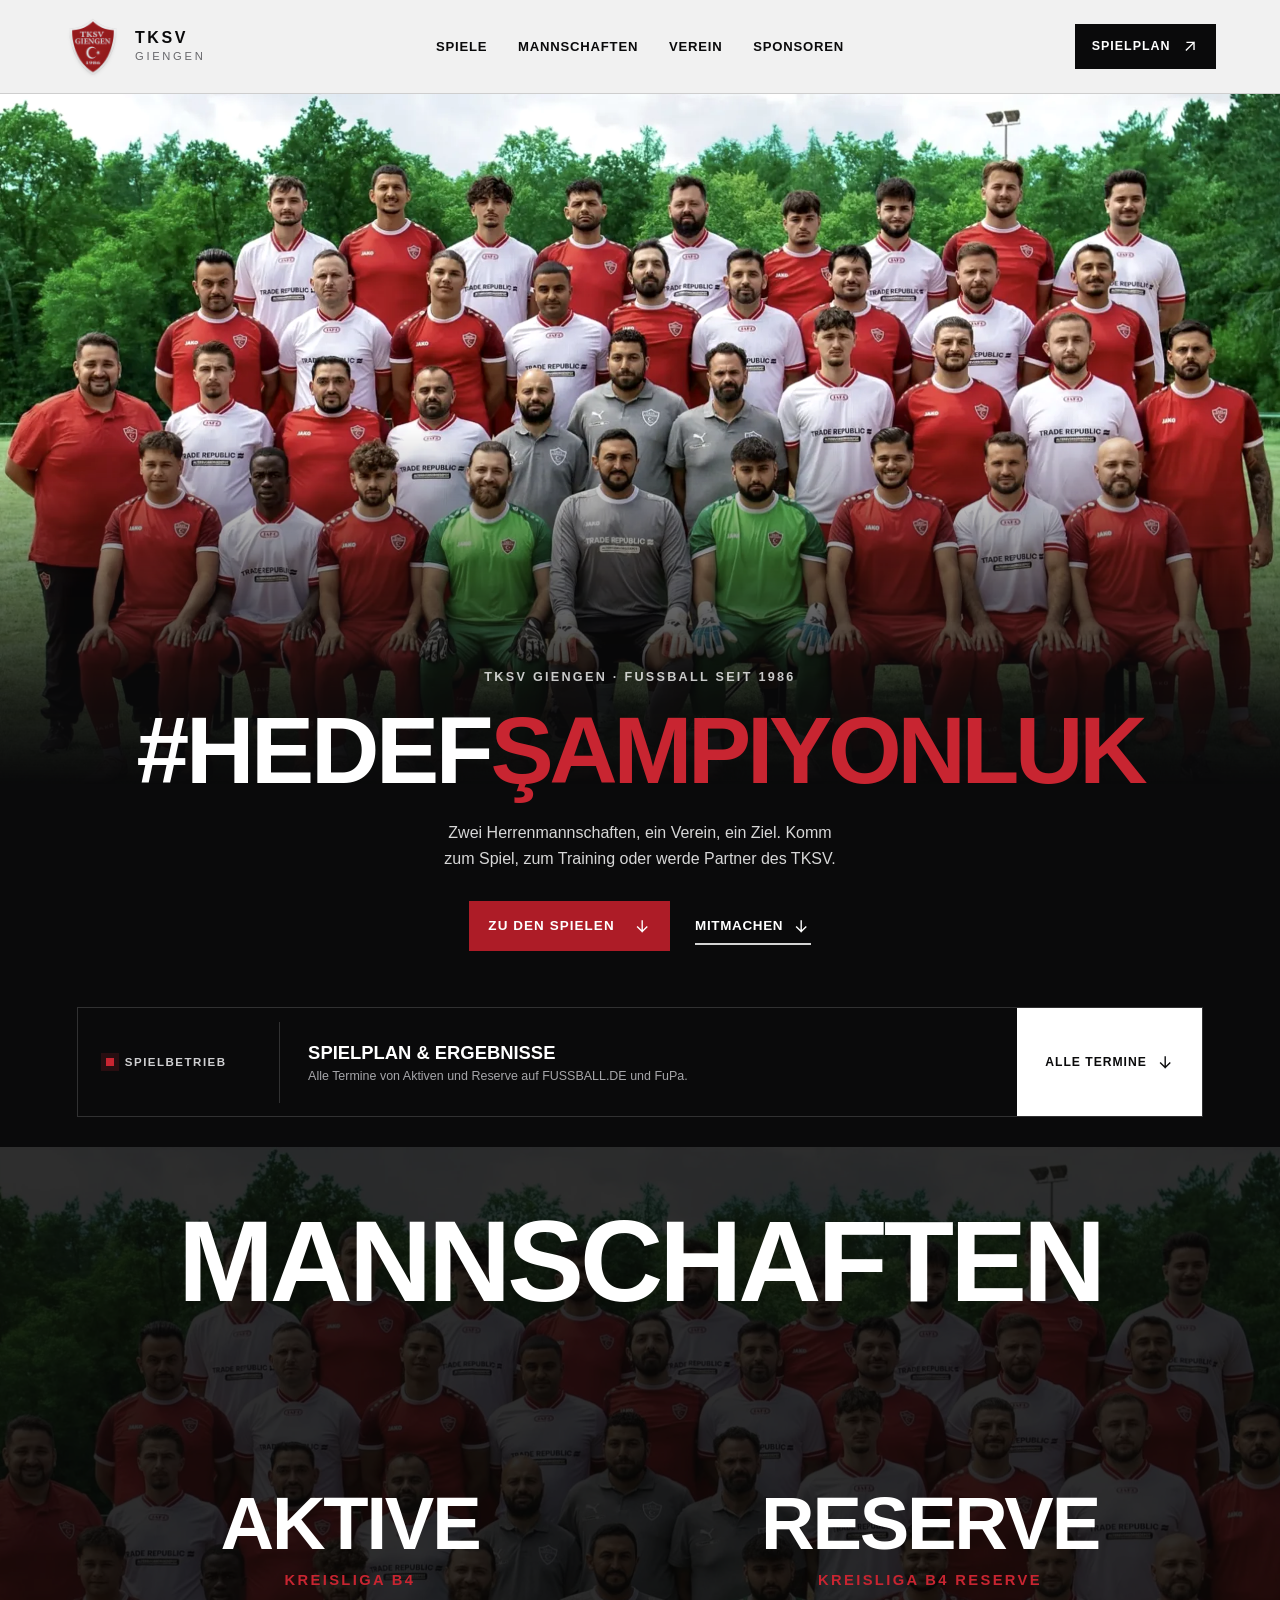
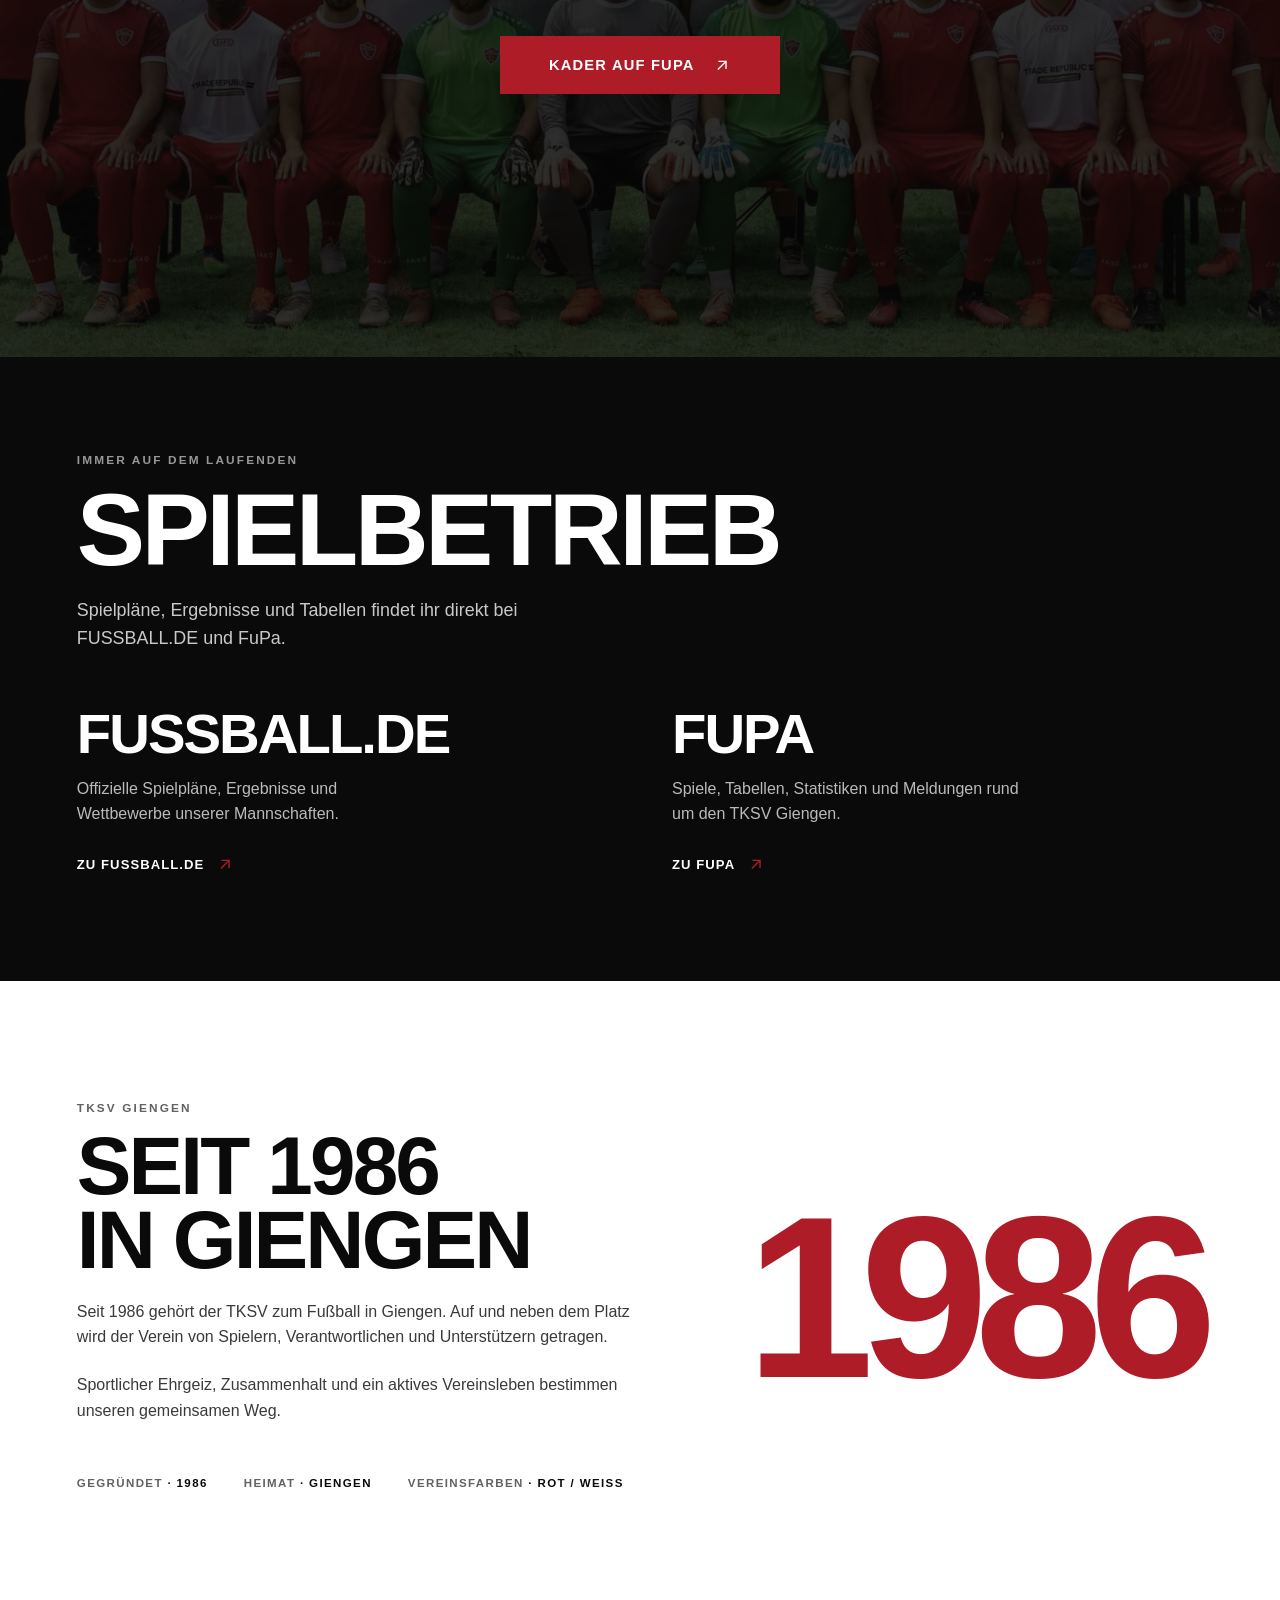
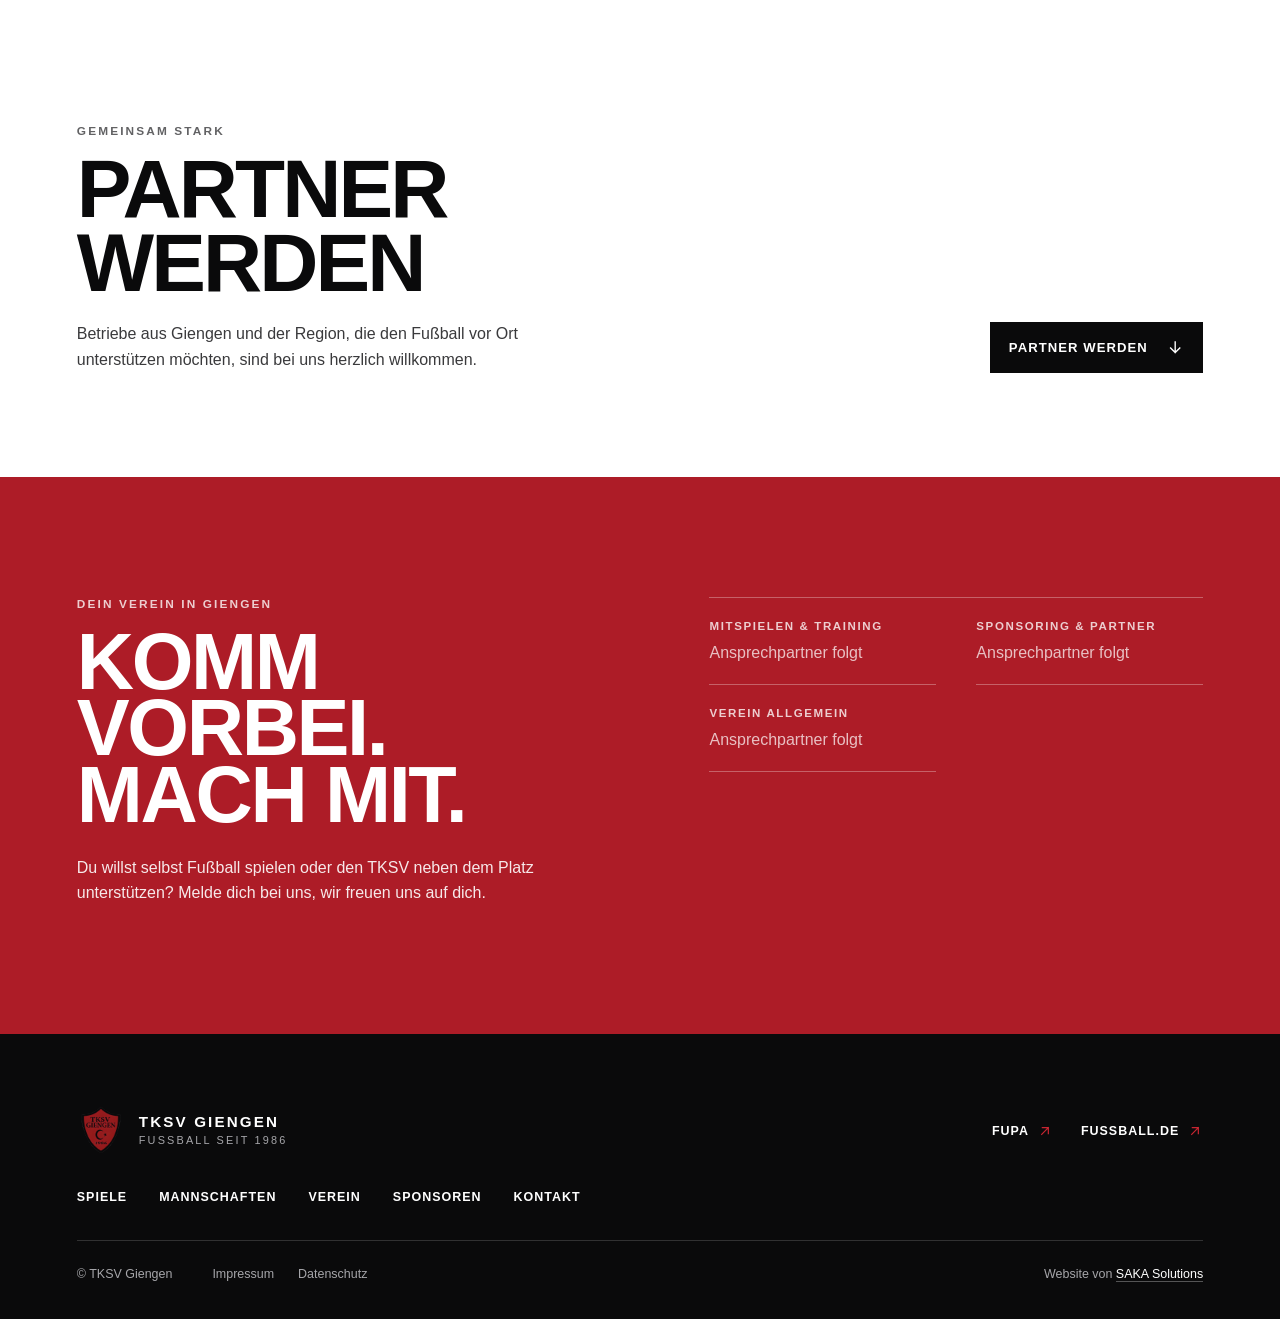
<file: index.html>
<!doctype html>
<html lang="de">
  <head>
    <meta charset="utf-8">
    <meta name="viewport" content="width=device-width, initial-scale=1">
    <title>TKSV Giengen | Fußball in Giengen</title>
    <meta name="description" content="TKSV Giengen: Fußball in Giengen an der Brenz seit 1986. Mannschaften, Spielbetrieb, Kontakt und Partner des Vereins.">
    <meta name="theme-color" content="#0a0a0b">
    <!-- Live über GitHub Pages. Bei eigener Domain og:url, og:image und JSON-LD-Adressen umstellen und canonical ergänzen. -->
    <meta property="og:type" content="website">
    <meta property="og:url" content="https://sakasolutions.github.io/tksvgiengen/">
    <meta property="og:locale" content="de_DE">
    <meta property="og:site_name" content="TKSV Giengen">
    <meta property="og:title" content="TKSV Giengen | Fußball in Giengen">
    <meta property="og:description" content="Fußball in Giengen an der Brenz seit 1986. Komm vorbei, mach mit.">
    <meta property="og:image" content="https://sakasolutions.github.io/tksvgiengen/assets/og-image.jpg">
    <meta property="og:image:width" content="1200">
    <meta property="og:image:height" content="630">
    <meta name="twitter:card" content="summary_large_image">
    <link rel="icon" type="image/png" sizes="48x48" href="assets/logo/favicon-48.png">
    <link rel="apple-touch-icon" href="assets/logo/apple-touch-icon.png">
    <link rel="preload" as="image" type="image/webp" imagesrcset="assets/hero-800.webp 800w, assets/hero-1200.webp 1200w, assets/hero-1920.webp 1920w" imagesizes="100vw">
    <link rel="stylesheet" href="styles.css?v=21">
    <script src="daten.js?v=1" defer></script>
    <script src="script.js?v=15" defer></script>
    <script type="application/ld+json">
      {
        "@context": "https://schema.org",
        "@type": "SportsClub",
        "name": "TKSV Giengen",
        "sport": "Fußball",
        "foundingDate": "1986",
        "url": "https://sakasolutions.github.io/tksvgiengen/",
        "logo": "https://sakasolutions.github.io/tksvgiengen/assets/logo/logo-256.png",
        "image": "https://sakasolutions.github.io/tksvgiengen/assets/og-image.jpg",
        "address": {
          "@type": "PostalAddress",
          "addressLocality": "Giengen an der Brenz",
          "addressCountry": "DE"
        },
        "sameAs": [
          "https://www.fupa.net/club/tksv-giengen",
          "https://www.fussball.de/verein/tuerk-ksv-giengen-wuerttemberg/-/id/00ES8GNB3G00001NVV0AG08LVUPGND5I"
        ]
      }
    </script>
  </head>
  <body>
    <svg class="icon-sprite" aria-hidden="true" focusable="false">
      <symbol id="i-arrow-up-right" viewBox="0 0 24 24"><path d="M7 17 17 7M8 7h9v9"/></symbol>
      <symbol id="i-arrow-down" viewBox="0 0 24 24"><path d="M12 5v14M6 13l6 6 6-6"/></symbol>
      <symbol id="i-calendar" viewBox="0 0 24 24"><path d="M7 3v4M17 3v4M4 9h16M5 5h14a1 1 0 0 1 1 1v14H4V6a1 1 0 0 1 1-1Z"/></symbol>
      <symbol id="i-pin" viewBox="0 0 24 24"><path d="M20 10c0 5-8 11-8 11S4 15 4 10a8 8 0 1 1 16 0Z"/><circle cx="12" cy="10" r="2.5"/></symbol>
      <symbol id="i-phone" viewBox="0 0 24 24"><path d="M5 4h4l2 5-2.5 1.5a11 11 0 0 0 5 5L15 13l5 2v4a1 1 0 0 1-1 1A16 16 0 0 1 4 5a1 1 0 0 1 1-1Z"/></symbol>
      <symbol id="i-mail" viewBox="0 0 24 24"><path d="M4 6h16v12H4zM4 7l8 6 8-6"/></symbol>
      <symbol id="i-instagram" viewBox="0 0 24 24"><rect x="4" y="4" width="16" height="16" rx="4.5"/><circle cx="12" cy="12" r="3.6"/><path d="M16.6 7.4h.01"/></symbol>
      <symbol id="i-play" viewBox="0 0 24 24"><path fill="currentColor" stroke="none" d="M8 6.5v11l10-5.5Z"/></symbol>
    </svg>

    <a class="skip-link" href="#inhalt">Zum Inhalt springen</a>

    <header class="site-header" data-header>
      <a class="brand" href="#start" aria-label="TKSV Giengen – Startseite">
        <img src="assets/logo/logo-256.png" alt="Wappen des TKSV Giengen" width="56" height="56">
        <span class="brand-name"><strong>TKSV</strong><small>Giengen</small></span>
      </a>

      <nav class="desktop-nav" aria-label="Hauptnavigation">
        <a href="#spiele">Spiele</a>
        <a href="#aktuelles">Aktuelles</a>
        <a href="#mannschaften">Mannschaften</a>
        <a href="#verein">Verein</a>
        <a href="#sponsoren">Sponsoren</a>
      </nav>

      <a class="header-cta" href="#spiele">
        Spielplan
        <svg aria-hidden="true" viewBox="0 0 24 24"><use href="#i-arrow-up-right"/></svg>
      </a>

      <button class="menu-button" type="button" aria-expanded="false" aria-controls="mobile-menu" data-menu-button>
        <span class="sr-only">Menü öffnen</span>
        <span></span><span></span>
      </button>

      <nav class="mobile-nav" id="mobile-menu" aria-label="Mobile Navigation" data-menu hidden>
        <a href="#spiele">Spiele</a>
        <a href="#aktuelles">Aktuelles</a>
        <a href="#mannschaften">Mannschaften</a>
        <a href="#verein">Verein</a>
        <a href="#sponsoren">Sponsoren</a>
        <a href="#kontakt">Kontakt</a>
      </nav>
    </header>

    <main id="inhalt">
      <section class="hero" id="start" aria-labelledby="hero-title">
        <div class="hero-photo">
          <picture>
            <source type="image/webp" srcset="assets/hero-800.webp 800w, assets/hero-1200.webp 1200w, assets/hero-1920.webp 1920w" sizes="100vw">
            <img src="assets/hero-1600.jpg" alt="Mannschaftsfoto des TKSV Giengen in Rot und Weiß" width="1932" height="1086" fetchpriority="high">
          </picture>
        </div>

        <div class="hero-copy">
          <p class="eyebrow">TKSV Giengen · Fußball seit 1986</p>
          <h1 id="hero-title"><span class="hash">#Hedef</span><span>Şampiyonluk</span></h1>
          <p class="hero-intro">
            Zwei Herrenmannschaften, ein Verein, ein Ziel. Komm zum Spiel,
            zum Training oder werde Partner des TKSV.
          </p>
          <div class="hero-actions">
            <a class="primary-action" href="#spiele">
              Zu den Spielen
              <svg aria-hidden="true" viewBox="0 0 24 24"><use href="#i-arrow-down"/></svg>
            </a>
            <a class="text-action" href="#kontakt">
              Mitmachen
              <svg aria-hidden="true" viewBox="0 0 24 24"><use href="#i-arrow-down"/></svg>
            </a>
          </div>
        </div>

        <aside class="match-strip" id="naechstes-spiel" aria-label="Spielbetrieb" data-match-strip>
          <div class="match-kicker"><span class="status-mark" aria-hidden="true"></span> <span data-strip-kicker>Spielbetrieb</span></div>
          <div class="match-status">
            <strong data-strip-title>Spielplan &amp; Ergebnisse</strong>
            <span data-strip-detail>Alle Termine von Aktiven und Reserve auf FUSSBALL.DE und FuPa.</span>
          </div>
          <div class="match-meta" data-strip-meta hidden>
            <span>
              <svg aria-hidden="true" viewBox="0 0 24 24"><use href="#i-calendar"/></svg>
              <span data-strip-date></span>
            </span>
            <span>
              <svg aria-hidden="true" viewBox="0 0 24 24"><use href="#i-pin"/></svg>
              <span data-strip-venue></span>
            </span>
          </div>
          <a class="all-matches" href="#spiele">
            Alle Termine
            <svg aria-hidden="true" viewBox="0 0 24 24"><use href="#i-arrow-down"/></svg>
          </a>
        </aside>
      </section>

      <section class="news" id="aktuelles" data-news hidden aria-labelledby="news-title">
        <div class="news-inner">
          <header class="news-head">
            <div>
              <h2 id="news-title">Aktuelles</h2>
              <p>Spieltage, Ergebnisse und Einblicke aus dem Verein gibt es zuerst auf Instagram.</p>
            </div>
            <a class="news-follow" data-instagram hidden>
              <svg aria-hidden="true" viewBox="0 0 24 24"><use href="#i-instagram"/></svg>
              <span data-instagram-handle>Instagram</span>
              <svg aria-hidden="true" viewBox="0 0 24 24"><use href="#i-arrow-up-right"/></svg>
            </a>
          </header>
          <div class="news-grid" data-news-grid hidden></div>
        </div>
      </section>

      <section class="teams" id="mannschaften" data-teams hidden aria-labelledby="teams-title">
        <div class="teams-inner">
          <header class="teams-head">
            <h2 id="teams-title">Mannschaften</h2>
          </header>
          <div class="teams-layout" data-teams-layout></div>
        </div>
      </section>

      <section class="fixtures" id="spiele" aria-labelledby="fixtures-title">
        <div class="fixtures-inner">
          <p class="fixtures-kicker">Immer auf dem Laufenden</p>
          <h2 id="fixtures-title">Spielbetrieb</h2>
          <p class="fixtures-lead">Spielpläne, Ergebnisse und Tabellen findet ihr direkt bei FUSSBALL.DE und FuPa.</p>
          <div class="fixtures-portals">
            <a class="fixture-portal" href="https://www.fussball.de/verein/tuerk-ksv-giengen-wuerttemberg/-/id/00ES8GNB3G00001NVV0AG08LVUPGND5I" target="_blank" rel="noopener noreferrer">
              <h3>FUSSBALL.DE</h3>
              <p>Offizielle Spielpläne, Ergebnisse und Wettbewerbe unserer Mannschaften.</p>
              <span class="fixture-portal-action">
                Zu FUSSBALL.DE
                <svg aria-hidden="true" viewBox="0 0 24 24"><use href="#i-arrow-up-right"/></svg>
              </span>
              <span class="sr-only">Öffnet FUSSBALL.DE in einem neuen Tab</span>
            </a>
            <a class="fixture-portal" href="https://www.fupa.net/club/tksv-giengen" target="_blank" rel="noopener noreferrer">
              <h3>FuPa</h3>
              <p>Spiele, Tabellen, Statistiken und Meldungen rund um den TKSV Giengen.</p>
              <span class="fixture-portal-action">
                Zu FuPa
                <svg aria-hidden="true" viewBox="0 0 24 24"><use href="#i-arrow-up-right"/></svg>
              </span>
              <span class="sr-only">Öffnet FuPa in einem neuen Tab</span>
            </a>
          </div>
        </div>
      </section>

      <section class="club" id="verein" data-club hidden aria-labelledby="club-title">
        <div class="club-inner" data-club-inner></div>
      </section>

      <section class="sponsors" id="sponsoren" data-sponsors aria-labelledby="sponsors-title">
        <div class="sponsors-inner">
          <header class="sponsors-head">
            <p class="sponsors-kicker">Gemeinsam stark</p>
            <h2 id="sponsors-title">
              <span data-sponsors-filled hidden>Unsere Partner</span>
              <span data-sponsors-empty>Partner werden</span>
            </h2>
            <p class="sponsors-lead" data-sponsors-filled hidden>Wir bedanken uns bei allen Partnern, die den TKSV Giengen unterstützen.</p>
            <p class="sponsors-lead" data-sponsors-empty>Betriebe aus Giengen und der Region, die den Fußball vor Ort unterstützen möchten, sind bei uns herzlich willkommen.</p>
          </header>
          <div class="sponsors-board" data-sponsors-board hidden></div>
          <div class="sponsors-invite">
            <p>Interesse an einer Partnerschaft? Wir freuen uns über eine Nachricht.</p>
            <a class="sponsors-cta" href="#kontakt">
              Partner werden
              <svg aria-hidden="true" viewBox="0 0 24 24"><use href="#i-arrow-down"/></svg>
            </a>
          </div>
        </div>
      </section>

      <section class="join" id="kontakt" aria-labelledby="join-title">
        <div class="join-inner">
          <div class="join-copy">
            <p class="join-kicker">Dein Verein in Giengen</p>
            <h2 id="join-title"><span>Komm vorbei.</span><span>Mach mit.</span></h2>
            <p class="join-text">
              Du willst selbst Fußball spielen oder den TKSV neben dem Platz
              unterstützen? Melde dich bei uns, wir freuen uns auf dich.
            </p>
            <a class="join-instagram" data-instagram hidden>
              <svg aria-hidden="true" viewBox="0 0 24 24"><use href="#i-instagram"/></svg>
              <span data-instagram-handle>Instagram</span>
            </a>
          </div>
          <div class="join-contacts" data-contacts></div>
        </div>
      </section>
    </main>

    <footer class="site-footer">
      <div class="footer-inner">
        <div class="footer-top">
          <a class="footer-brand" href="#start">
            <img src="assets/logo/logo-256.png" alt="" width="48" height="48" loading="lazy">
            <span><strong>TKSV Giengen</strong><small>Fußball seit 1986</small></span>
          </a>
          <nav class="footer-nav" aria-label="Footer-Navigation">
            <a href="#spiele">Spiele</a>
            <a href="#aktuelles">Aktuelles</a>
            <a href="#mannschaften">Mannschaften</a>
            <a href="#verein">Verein</a>
            <a href="#sponsoren">Sponsoren</a>
            <a href="#kontakt">Kontakt</a>
          </nav>
          <ul class="footer-social" aria-label="Der TKSV im Netz">
            <li hidden><a data-instagram hidden>Instagram <svg aria-hidden="true" viewBox="0 0 24 24"><use href="#i-arrow-up-right"/></svg></a></li>
            <li><a href="https://www.fupa.net/club/tksv-giengen" target="_blank" rel="noopener noreferrer">FuPa <svg aria-hidden="true" viewBox="0 0 24 24"><use href="#i-arrow-up-right"/></svg></a></li>
            <li><a href="https://www.fussball.de/verein/tuerk-ksv-giengen-wuerttemberg/-/id/00ES8GNB3G00001NVV0AG08LVUPGND5I" target="_blank" rel="noopener noreferrer">FUSSBALL.DE <svg aria-hidden="true" viewBox="0 0 24 24"><use href="#i-arrow-up-right"/></svg></a></li>
          </ul>
        </div>
        <div class="footer-bottom">
          <p>© TKSV Giengen</p>
          <nav class="footer-legal" aria-label="Rechtliches">
            <a href="impressum.html">Impressum</a>
            <a href="datenschutz.html">Datenschutz</a>
          </nav>
          <p class="footer-credit">Website von <a href="https://saka-it.de/webdesign">SAKA Solutions</a></p>
        </div>
      </div>
    </footer>
  </body>
</html>
</file>
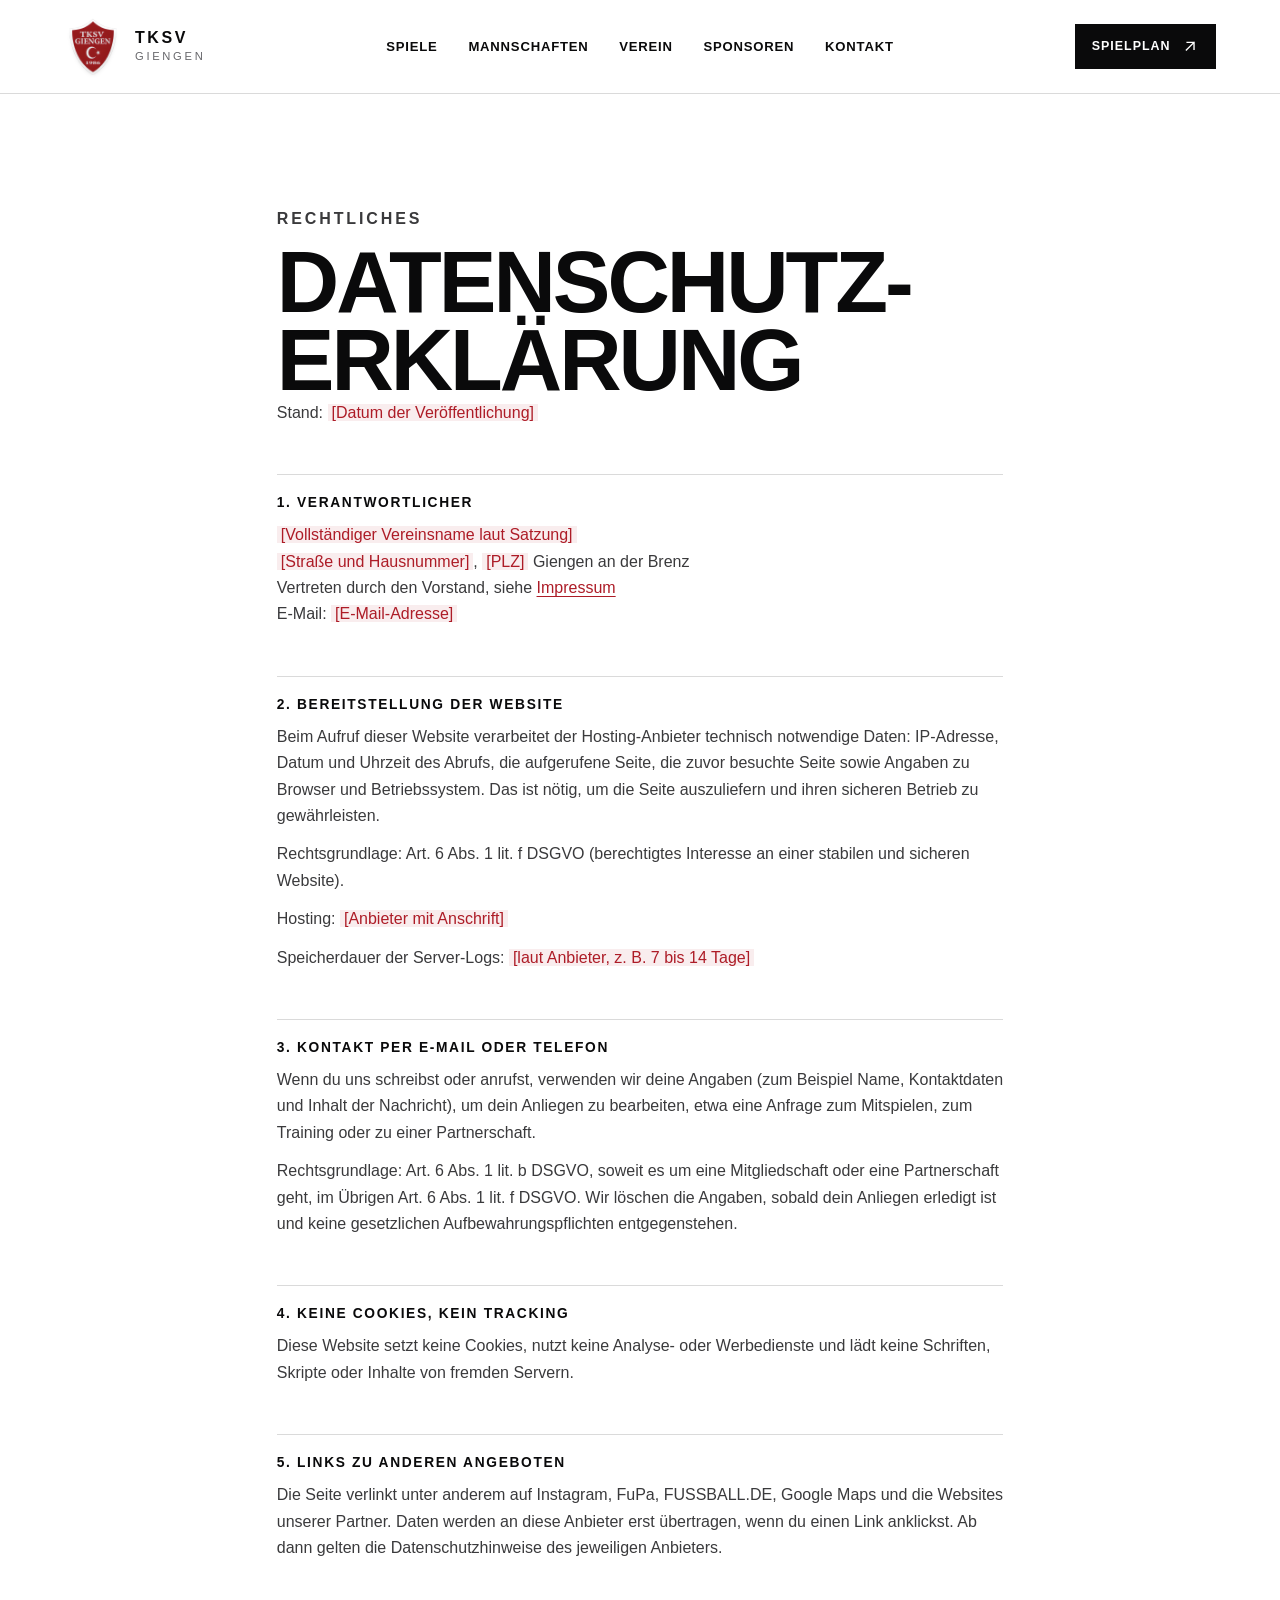
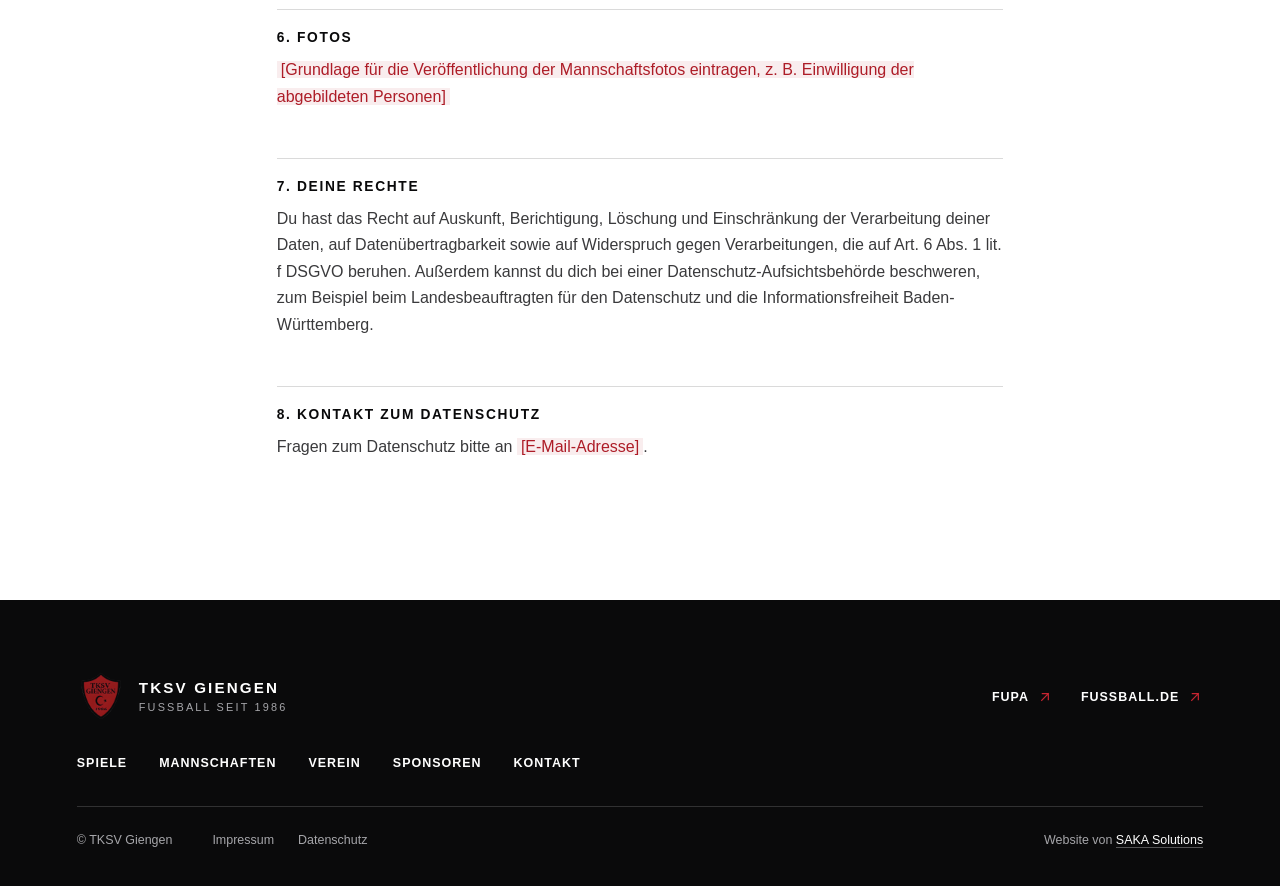
<file: datenschutz.html>
<!doctype html>
<html lang="de">
  <head>
    <meta charset="utf-8">
    <meta name="viewport" content="width=device-width, initial-scale=1">
    <title>Datenschutz | TKSV Giengen</title>
    <meta name="description" content="Datenschutzerklärung des TKSV Giengen.">
    <meta name="theme-color" content="#0a0a0b">
    <link rel="icon" type="image/png" sizes="48x48" href="assets/logo/favicon-48.png">
    <link rel="apple-touch-icon" href="assets/logo/apple-touch-icon.png">
    <link rel="stylesheet" href="styles.css?v=21">
    <script src="daten.js?v=1" defer></script>
    <script src="script.js?v=15" defer></script>
  </head>
  <body>
    <svg class="icon-sprite" aria-hidden="true" focusable="false">
      <symbol id="i-arrow-up-right" viewBox="0 0 24 24"><path d="M7 17 17 7M8 7h9v9"/></symbol>
    </svg>

    <a class="skip-link" href="#inhalt">Zum Inhalt springen</a>

    <header class="site-header">
      <a class="brand" href="index.html" aria-label="TKSV Giengen – Startseite">
        <img src="assets/logo/logo-256.png" alt="Wappen des TKSV Giengen" width="56" height="56">
        <span class="brand-name"><strong>TKSV</strong><small>Giengen</small></span>
      </a>

      <nav class="desktop-nav" aria-label="Hauptnavigation">
        <a href="index.html#spiele">Spiele</a>
        <a href="index.html#mannschaften">Mannschaften</a>
        <a href="index.html#verein">Verein</a>
        <a href="index.html#sponsoren">Sponsoren</a>
        <a href="index.html#kontakt">Kontakt</a>
      </nav>

      <a class="header-cta" href="index.html#spiele">
        Spielplan
        <svg aria-hidden="true" viewBox="0 0 24 24"><use href="#i-arrow-up-right"/></svg>
      </a>

      <button class="menu-button" type="button" aria-expanded="false" aria-controls="mobile-menu" data-menu-button>
        <span class="sr-only">Menü öffnen</span>
        <span></span><span></span>
      </button>

      <nav class="mobile-nav" id="mobile-menu" aria-label="Mobile Navigation" data-menu hidden>
        <a href="index.html">Startseite</a>
        <a href="index.html#spiele">Spiele</a>
        <a href="index.html#mannschaften">Mannschaften</a>
        <a href="index.html#verein">Verein</a>
        <a href="index.html#sponsoren">Sponsoren</a>
        <a href="index.html#kontakt">Kontakt</a>
      </nav>
    </header>

    <main class="legal" id="inhalt">
      <div class="legal-inner">
        <p class="legal-kicker">Rechtliches</p>
        <h1>Datenschutz&shy;erklärung</h1>
        <p class="legal-stand">Stand: <span class="placeholder">[Datum der Veröffentlichung]</span></p>

        <!-- Alle rot markierten Angaben vor der Veröffentlichung ersetzen. -->
        <h2>1. Verantwortlicher</h2>
        <address>
          <span class="placeholder">[Vollständiger Vereinsname laut Satzung]</span><br>
          <span class="placeholder">[Straße und Hausnummer]</span>, <span class="placeholder">[PLZ]</span> Giengen an der Brenz<br>
          Vertreten durch den Vorstand, siehe <a href="impressum.html">Impressum</a><br>
          E-Mail: <span class="placeholder">[E-Mail-Adresse]</span>
        </address>

        <h2>2. Bereitstellung der Website</h2>
        <p>
          Beim Aufruf dieser Website verarbeitet der Hosting-Anbieter technisch notwendige Daten:
          IP-Adresse, Datum und Uhrzeit des Abrufs, die aufgerufene Seite, die zuvor besuchte Seite
          sowie Angaben zu Browser und Betriebssystem. Das ist nötig, um die Seite auszuliefern und
          ihren sicheren Betrieb zu gewährleisten.
        </p>
        <p>Rechtsgrundlage: Art. 6 Abs. 1 lit. f DSGVO (berechtigtes Interesse an einer stabilen und sicheren Website).</p>
        <p>Hosting: <span class="placeholder">[Anbieter mit Anschrift]</span></p>
        <p>Speicherdauer der Server-Logs: <span class="placeholder">[laut Anbieter, z. B. 7 bis 14 Tage]</span></p>

        <h2>3. Kontakt per E-Mail oder Telefon</h2>
        <p>
          Wenn du uns schreibst oder anrufst, verwenden wir deine Angaben (zum Beispiel Name,
          Kontaktdaten und Inhalt der Nachricht), um dein Anliegen zu bearbeiten, etwa eine Anfrage
          zum Mitspielen, zum Training oder zu einer Partnerschaft.
        </p>
        <p>
          Rechtsgrundlage: Art. 6 Abs. 1 lit. b DSGVO, soweit es um eine Mitgliedschaft oder eine
          Partnerschaft geht, im Übrigen Art. 6 Abs. 1 lit. f DSGVO. Wir löschen die Angaben, sobald
          dein Anliegen erledigt ist und keine gesetzlichen Aufbewahrungspflichten entgegenstehen.
        </p>

        <h2>4. Keine Cookies, kein Tracking</h2>
        <p>
          Diese Website setzt keine Cookies, nutzt keine Analyse- oder Werbedienste und lädt keine
          Schriften, Skripte oder Inhalte von fremden Servern.
        </p>

        <h2>5. Links zu anderen Angeboten</h2>
        <p>
          Die Seite verlinkt unter anderem auf Instagram, FuPa, FUSSBALL.DE, Google Maps und die Websites
          unserer Partner. Daten werden an diese Anbieter erst übertragen, wenn du einen Link anklickst.
          Ab dann gelten die Datenschutzhinweise des jeweiligen Anbieters.
        </p>

        <h2>6. Fotos</h2>
        <p><span class="placeholder">[Grundlage für die Veröffentlichung der Mannschaftsfotos eintragen, z. B. Einwilligung der abgebildeten Personen]</span></p>

        <h2>7. Deine Rechte</h2>
        <p>
          Du hast das Recht auf Auskunft, Berichtigung, Löschung und Einschränkung der Verarbeitung
          deiner Daten, auf Datenübertragbarkeit sowie auf Widerspruch gegen Verarbeitungen, die auf
          Art. 6 Abs. 1 lit. f DSGVO beruhen. Außerdem kannst du dich bei einer
          Datenschutz-Aufsichtsbehörde beschweren, zum Beispiel beim Landesbeauftragten für den
          Datenschutz und die Informationsfreiheit Baden-Württemberg.
        </p>

        <h2>8. Kontakt zum Datenschutz</h2>
        <p>Fragen zum Datenschutz bitte an <span class="placeholder">[E-Mail-Adresse]</span>.</p>
      </div>
    </main>

    <footer class="site-footer">
      <div class="footer-inner">
        <div class="footer-top">
          <a class="footer-brand" href="index.html">
            <img src="assets/logo/logo-256.png" alt="" width="48" height="48" loading="lazy">
            <span><strong>TKSV Giengen</strong><small>Fußball seit 1986</small></span>
          </a>
          <nav class="footer-nav" aria-label="Footer-Navigation">
            <a href="index.html#spiele">Spiele</a>
            <a href="index.html#mannschaften">Mannschaften</a>
            <a href="index.html#verein">Verein</a>
            <a href="index.html#sponsoren">Sponsoren</a>
            <a href="index.html#kontakt">Kontakt</a>
          </nav>
          <ul class="footer-social" aria-label="Der TKSV im Netz">
            <li hidden><a data-instagram hidden>Instagram <svg aria-hidden="true" viewBox="0 0 24 24"><use href="#i-arrow-up-right"/></svg></a></li>
            <li><a href="https://www.fupa.net/club/tksv-giengen" target="_blank" rel="noopener noreferrer">FuPa <svg aria-hidden="true" viewBox="0 0 24 24"><use href="#i-arrow-up-right"/></svg></a></li>
            <li><a href="https://www.fussball.de/verein/tuerk-ksv-giengen-wuerttemberg/-/id/00ES8GNB3G00001NVV0AG08LVUPGND5I" target="_blank" rel="noopener noreferrer">FUSSBALL.DE <svg aria-hidden="true" viewBox="0 0 24 24"><use href="#i-arrow-up-right"/></svg></a></li>
          </ul>
        </div>
        <div class="footer-bottom">
          <p>© TKSV Giengen</p>
          <nav class="footer-legal" aria-label="Rechtliches">
            <a href="impressum.html">Impressum</a>
            <a href="datenschutz.html" aria-current="page">Datenschutz</a>
          </nav>
          <p class="footer-credit">Website von <a href="https://saka-it.de/webdesign">SAKA Solutions</a></p>
        </div>
      </div>
    </footer>
  </body>
</html>
</file>
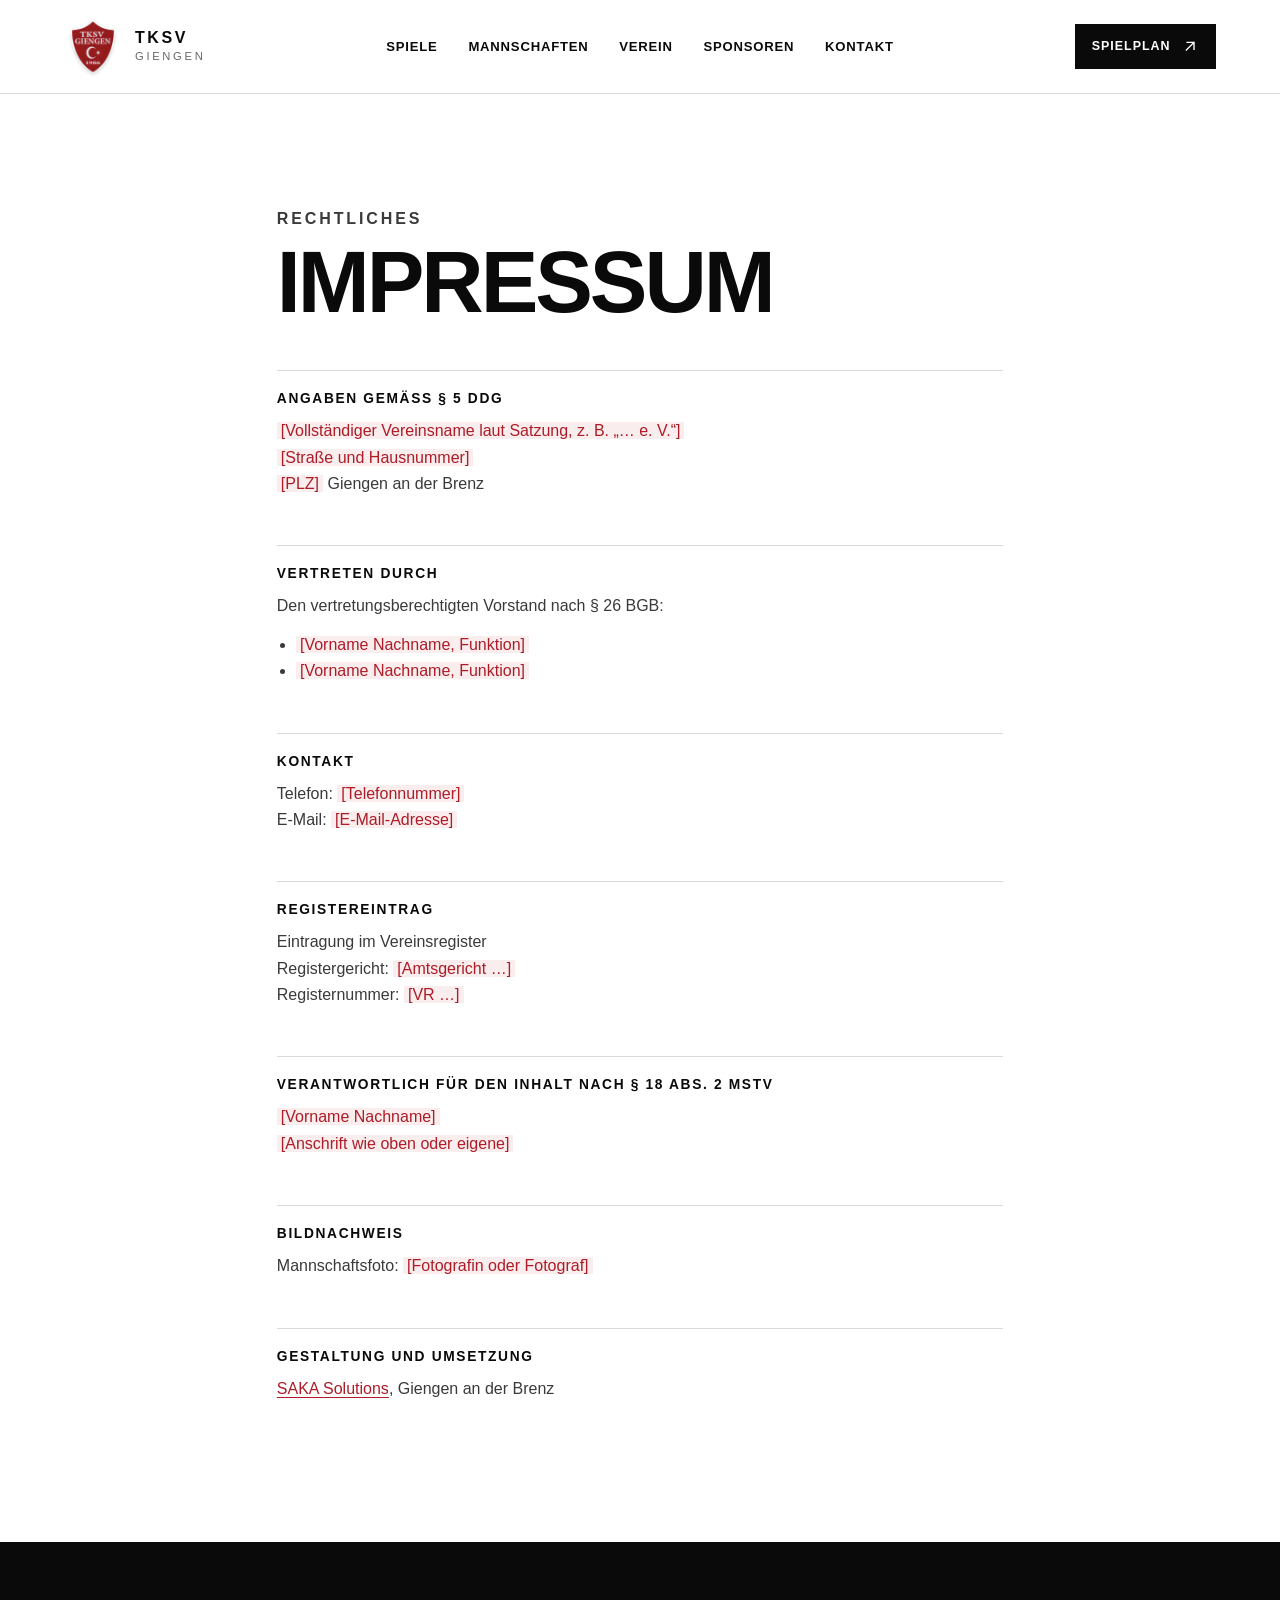
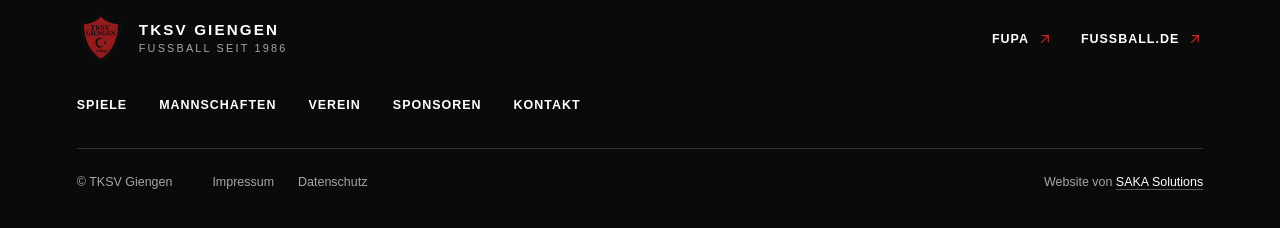
<file: impressum.html>
<!doctype html>
<html lang="de">
  <head>
    <meta charset="utf-8">
    <meta name="viewport" content="width=device-width, initial-scale=1">
    <title>Impressum | TKSV Giengen</title>
    <meta name="description" content="Impressum des TKSV Giengen.">
    <meta name="theme-color" content="#0a0a0b">
    <link rel="icon" type="image/png" sizes="48x48" href="assets/logo/favicon-48.png">
    <link rel="apple-touch-icon" href="assets/logo/apple-touch-icon.png">
    <link rel="stylesheet" href="styles.css?v=21">
    <script src="daten.js?v=1" defer></script>
    <script src="script.js?v=15" defer></script>
  </head>
  <body>
    <svg class="icon-sprite" aria-hidden="true" focusable="false">
      <symbol id="i-arrow-up-right" viewBox="0 0 24 24"><path d="M7 17 17 7M8 7h9v9"/></symbol>
    </svg>

    <a class="skip-link" href="#inhalt">Zum Inhalt springen</a>

    <header class="site-header">
      <a class="brand" href="index.html" aria-label="TKSV Giengen – Startseite">
        <img src="assets/logo/logo-256.png" alt="Wappen des TKSV Giengen" width="56" height="56">
        <span class="brand-name"><strong>TKSV</strong><small>Giengen</small></span>
      </a>

      <nav class="desktop-nav" aria-label="Hauptnavigation">
        <a href="index.html#spiele">Spiele</a>
        <a href="index.html#mannschaften">Mannschaften</a>
        <a href="index.html#verein">Verein</a>
        <a href="index.html#sponsoren">Sponsoren</a>
        <a href="index.html#kontakt">Kontakt</a>
      </nav>

      <a class="header-cta" href="index.html#spiele">
        Spielplan
        <svg aria-hidden="true" viewBox="0 0 24 24"><use href="#i-arrow-up-right"/></svg>
      </a>

      <button class="menu-button" type="button" aria-expanded="false" aria-controls="mobile-menu" data-menu-button>
        <span class="sr-only">Menü öffnen</span>
        <span></span><span></span>
      </button>

      <nav class="mobile-nav" id="mobile-menu" aria-label="Mobile Navigation" data-menu hidden>
        <a href="index.html">Startseite</a>
        <a href="index.html#spiele">Spiele</a>
        <a href="index.html#mannschaften">Mannschaften</a>
        <a href="index.html#verein">Verein</a>
        <a href="index.html#sponsoren">Sponsoren</a>
        <a href="index.html#kontakt">Kontakt</a>
      </nav>
    </header>

    <main class="legal" id="inhalt">
      <div class="legal-inner">
        <p class="legal-kicker">Rechtliches</p>
        <h1>Impressum</h1>

        <!-- Alle rot markierten Angaben vor der Veröffentlichung ersetzen. -->
        <h2>Angaben gemäß § 5 DDG</h2>
        <address>
          <span class="placeholder">[Vollständiger Vereinsname laut Satzung, z. B. „… e. V.“]</span><br>
          <span class="placeholder">[Straße und Hausnummer]</span><br>
          <span class="placeholder">[PLZ]</span> Giengen an der Brenz
        </address>

        <h2>Vertreten durch</h2>
        <p>Den vertretungsberechtigten Vorstand nach § 26 BGB:</p>
        <ul>
          <li><span class="placeholder">[Vorname Nachname, Funktion]</span></li>
          <li><span class="placeholder">[Vorname Nachname, Funktion]</span></li>
        </ul>

        <h2>Kontakt</h2>
        <p>
          Telefon: <span class="placeholder">[Telefonnummer]</span><br>
          E-Mail: <span class="placeholder">[E-Mail-Adresse]</span>
        </p>

        <h2>Registereintrag</h2>
        <p>
          Eintragung im Vereinsregister<br>
          Registergericht: <span class="placeholder">[Amtsgericht …]</span><br>
          Registernummer: <span class="placeholder">[VR …]</span>
        </p>

        <h2>Verantwortlich für den Inhalt nach § 18 Abs. 2 MStV</h2>
        <address>
          <span class="placeholder">[Vorname Nachname]</span><br>
          <span class="placeholder">[Anschrift wie oben oder eigene]</span>
        </address>

        <h2>Bildnachweis</h2>
        <p>Mannschaftsfoto: <span class="placeholder">[Fotografin oder Fotograf]</span></p>

        <h2>Gestaltung und Umsetzung</h2>
        <p><a href="https://saka-it.de/webdesign">SAKA Solutions</a>, Giengen an der Brenz</p>
      </div>
    </main>

    <footer class="site-footer">
      <div class="footer-inner">
        <div class="footer-top">
          <a class="footer-brand" href="index.html">
            <img src="assets/logo/logo-256.png" alt="" width="48" height="48" loading="lazy">
            <span><strong>TKSV Giengen</strong><small>Fußball seit 1986</small></span>
          </a>
          <nav class="footer-nav" aria-label="Footer-Navigation">
            <a href="index.html#spiele">Spiele</a>
            <a href="index.html#mannschaften">Mannschaften</a>
            <a href="index.html#verein">Verein</a>
            <a href="index.html#sponsoren">Sponsoren</a>
            <a href="index.html#kontakt">Kontakt</a>
          </nav>
          <ul class="footer-social" aria-label="Der TKSV im Netz">
            <li hidden><a data-instagram hidden>Instagram <svg aria-hidden="true" viewBox="0 0 24 24"><use href="#i-arrow-up-right"/></svg></a></li>
            <li><a href="https://www.fupa.net/club/tksv-giengen" target="_blank" rel="noopener noreferrer">FuPa <svg aria-hidden="true" viewBox="0 0 24 24"><use href="#i-arrow-up-right"/></svg></a></li>
            <li><a href="https://www.fussball.de/verein/tuerk-ksv-giengen-wuerttemberg/-/id/00ES8GNB3G00001NVV0AG08LVUPGND5I" target="_blank" rel="noopener noreferrer">FUSSBALL.DE <svg aria-hidden="true" viewBox="0 0 24 24"><use href="#i-arrow-up-right"/></svg></a></li>
          </ul>
        </div>
        <div class="footer-bottom">
          <p>© TKSV Giengen</p>
          <nav class="footer-legal" aria-label="Rechtliches">
            <a href="impressum.html" aria-current="page">Impressum</a>
            <a href="datenschutz.html">Datenschutz</a>
          </nav>
          <p class="footer-credit">Website von <a href="https://saka-it.de/webdesign">SAKA Solutions</a></p>
        </div>
      </div>
    </footer>
  </body>
</html>
</file>
<file: styles.css>
:root {
  --red: #ad1c27;
  --red-bright: #c82531;
  --ink: #0a0a0b;
  --paper: #f4f2ed;
  --white: #ffffff;
  --muted: #626264;
  --line-dark: rgba(10, 10, 11, 0.15);
  --line-light: rgba(255, 255, 255, 0.16);
}

* { box-sizing: border-box; }

[hidden] { display: none !important; }

html { scroll-behavior: smooth; }

body {
  margin: 0;
  overflow-x: hidden;
  background: var(--paper);
  color: var(--ink);
  font-family: Arial, Helvetica, sans-serif;
}

body.menu-open { overflow: hidden; }
a { color: inherit; text-decoration: none; }
button { color: inherit; font: inherit; }

svg {
  width: 1.15rem;
  height: 1.15rem;
  fill: none;
  stroke: currentColor;
  stroke-linecap: square;
  stroke-linejoin: miter;
  stroke-width: 1.8;
}

.icon-sprite {
  position: absolute;
  width: 0;
  height: 0;
  overflow: hidden;
}

.sr-only {
  position: absolute;
  width: 1px;
  height: 1px;
  padding: 0;
  margin: -1px;
  overflow: hidden;
  clip: rect(0, 0, 0, 0);
  white-space: nowrap;
  border: 0;
}

.skip-link {
  position: fixed;
  z-index: 100;
  top: 10px;
  left: 10px;
  padding: 12px 16px;
  background: var(--ink);
  color: var(--white);
  transform: translateY(-150%);
}

.skip-link:focus { transform: translateY(0); }

:focus-visible {
  outline: 3px solid var(--red-bright);
  outline-offset: 4px;
}

.site-header {
  position: absolute;
  z-index: 20;
  top: 0;
  left: 0;
  display: grid;
  width: 100%;
  height: 94px;
  grid-template-columns: 1fr auto 1fr;
  align-items: center;
  border-bottom: 1px solid var(--line-dark);
  padding: 0 clamp(24px, 5vw, 84px);
  background: rgba(255, 255, 255, 0.94);
}

.brand {
  display: inline-flex;
  width: max-content;
  align-items: center;
  gap: 13px;
}

.brand img {
  width: 58px;
  height: 58px;
  object-fit: contain;
  filter: drop-shadow(0 2px 2px rgba(10, 10, 11, 0.16));
}

.brand-name {
  display: grid;
  line-height: 0.92;
  text-transform: uppercase;
}

.brand-name strong { font-size: 1rem; letter-spacing: 0.16em; }
.brand-name small { margin-top: 5px; color: #66666a; font-size: 0.7rem; letter-spacing: 0.24em; }
.desktop-nav { display: flex; align-items: center; gap: clamp(20px, 2.4vw, 38px); }

.desktop-nav a {
  position: relative;
  font-size: 0.82rem;
  font-weight: 800;
  letter-spacing: 0.06em;
  text-transform: uppercase;
}

.desktop-nav a::after {
  position: absolute;
  right: 0;
  bottom: -11px;
  left: 0;
  height: 3px;
  background: var(--red-bright);
  content: "";
  transform: scaleX(0);
  transform-origin: left;
  transition: transform 180ms ease;
}

.desktop-nav a:hover::after,
.desktop-nav a:focus-visible::after { transform: scaleX(1); }

.header-cta {
  justify-self: end;
  display: inline-flex;
  align-items: center;
  gap: 10px;
  border: 1px solid var(--ink);
  background: var(--ink);
  color: var(--white);
  padding: 12px 16px;
  font-size: 0.78rem;
  font-weight: 800;
  letter-spacing: 0.08em;
  text-transform: uppercase;
  transition: background 180ms ease, border-color 180ms ease;
}

.header-cta:hover { border-color: var(--red); background: var(--red); }
.menu-button, .mobile-nav { display: none; }

.hero {
  --header-h: 94px;
  --photo-h: min(56.25vw, calc(100svh - var(--header-h) - 48px));
  position: relative;
  isolation: isolate;
  overflow: hidden;
  padding-top: var(--header-h);
  background: var(--ink);
  color: var(--white);
}

/* Mannschaftsfoto läuft nach unten in den Hintergrund aus. */
.hero-photo {
  position: relative;
  z-index: 0;
  height: var(--photo-h);
  -webkit-mask-image: linear-gradient(to bottom, #000 0%, #000 46%, rgba(0, 0, 0, 0.4) 70%, rgba(0, 0, 0, 0.12) 84%, transparent 96%);
  mask-image: linear-gradient(to bottom, #000 0%, #000 46%, rgba(0, 0, 0, 0.4) 70%, rgba(0, 0, 0, 0.12) 84%, transparent 96%);
}

.hero-photo picture {
  display: block;
  height: 100%;
}

.hero-photo img {
  display: block;
  width: 100%;
  height: 100%;
  object-fit: cover;
  object-position: center top;
  filter: saturate(0.88) contrast(1.06);
}

.hero-copy {
  position: relative;
  z-index: 2;
  width: min(100% - 2 * clamp(24px, 6vw, 104px), 1680px);
  margin: calc(var(--photo-h) * -0.2) auto 0;
  padding-bottom: 56px;
  text-align: center;
}

.eyebrow {
  display: flex;
  justify-content: center;
  margin: 0 0 22px;
  color: rgba(255, 255, 255, 0.78);
  font-size: 0.79rem;
  font-weight: 900;
  letter-spacing: 0.18em;
  text-transform: uppercase;
}

.hero h1 {
  margin: 0;
  font-family: Impact, Haettenschweiler, "Arial Narrow Bold", sans-serif;
  font-size: clamp(4.8rem, 8.4vw, 9.4rem);
  font-weight: 900;
  letter-spacing: -0.035em;
  line-height: 1;
  text-transform: uppercase;
}

.hero h1 span { display: block; }
.hero h1 .hash { color: var(--white); }
.hero h1 span:last-child { color: var(--red-bright); letter-spacing: -0.045em; }

.hero-intro {
  max-width: 760px;
  text-wrap: balance;
  margin: 24px auto 0;
  color: rgba(255, 255, 255, 0.84);
  font-size: clamp(1rem, 1.2vw, 1.16rem);
  line-height: 1.65;
}

.hero-actions {
  display: flex;
  flex-wrap: wrap;
  align-items: center;
  justify-content: center;
  gap: 25px;
  margin-top: 28px;
}

.primary-action {
  display: inline-flex;
  align-items: center;
  gap: 18px;
  background: var(--red);
  color: var(--white);
  padding: 16px 19px;
  font-size: 0.84rem;
  font-weight: 900;
  letter-spacing: 0.08em;
  text-transform: uppercase;
  transition: background 180ms ease;
}

.primary-action:hover { background: var(--red-bright); }

.text-action {
  display: inline-flex;
  align-items: center;
  gap: 9px;
  border-bottom: 2px solid rgba(255, 255, 255, 0.82);
  color: var(--white);
  padding: 10px 0 8px;
  font-size: 0.84rem;
  font-weight: 900;
  letter-spacing: 0.05em;
  text-transform: uppercase;
}

.text-action:hover { border-bottom-color: var(--red-bright); }

.match-strip {
  position: relative;
  z-index: 2;
  display: grid;
  grid-template-columns: 0.75fr 1.45fr 1.3fr auto;
  align-items: center;
  width: min(100% - 2 * clamp(24px, 6vw, 104px), 1680px);
  min-height: 108px;
  margin: 0 auto 30px;
  border: 1px solid var(--line-light);
  background: var(--ink);
  color: var(--white);
}

.match-strip:not(.has-match) { grid-template-columns: 0.75fr 2.75fr auto; }

.match-strip > * { padding: 20px 28px; }
.match-kicker { display: flex; align-items: center; gap: 11px; color: #d0d0d2; font-size: 0.72rem; font-weight: 900; letter-spacing: 0.13em; text-transform: uppercase; }
.status-mark { width: 8px; height: 8px; background: var(--red-bright); box-shadow: 0 0 0 5px rgba(200, 37, 49, 0.16); }
.match-status { display: grid; gap: 5px; border-left: 1px solid var(--line-light); }
.match-status strong { font-size: 1.15rem; text-transform: uppercase; }
.match-status span { color: #a6a6aa; font-size: 0.78rem; }
.match-meta { display: flex; flex-wrap: wrap; gap: 18px; border-left: 1px solid var(--line-light); color: #d1d1d3; font-size: 0.78rem; }
.match-meta span { display: inline-flex; align-items: center; gap: 7px; }
.match-meta svg { width: 1rem; height: 1rem; }

.all-matches {
  display: flex;
  height: 108px;
  align-items: center;
  gap: 9px;
  background: var(--white);
  color: var(--ink);
  font-size: 0.76rem;
  font-weight: 900;
  letter-spacing: 0.08em;
  text-transform: uppercase;
  transition: background 180ms ease, color 180ms ease;
}

.all-matches:hover { background: var(--red); color: var(--white); }
.section-anchor { height: 1px; }


.news {
  background: var(--white);
  color: var(--ink);
}

.news[hidden] {
  display: none !important;
}

.news-inner {
  width: min(100%, 1680px);
  margin: 0 auto;
  padding: 96px clamp(24px, 6vw, 104px) 108px;
}

.news-head {
  display: grid;
  gap: 28px;
}

.news-head > div {
  max-width: 34em;
}

.news-follow {
  display: inline-flex;
  width: fit-content;
  max-width: 100%;
  align-items: center;
  gap: 12px;
  background: var(--ink);
  color: var(--white);
  padding: 16px 19px;
  font-size: 0.84rem;
  font-weight: 900;
  letter-spacing: 0.08em;
  text-transform: uppercase;
  transition: background 180ms ease;
}

.news-follow:hover,
.news-follow:focus-visible { background: var(--red); }

@media (min-width: 761px) {
  .news-head {
    grid-template-columns: minmax(0, 1fr) auto;
    align-items: end;
  }
}

.news-head h2 {
  margin: 0;
  font-family: Impact, Haettenschweiler, "Arial Narrow Bold", sans-serif;
  font-size: clamp(3.2rem, 7vw, 6.4rem);
  font-weight: 900;
  letter-spacing: -0.035em;
  line-height: 0.88;
  text-transform: uppercase;
}

.news-head p {
  margin: 16px 0 0;
  color: var(--muted);
  font-size: 1rem;
  line-height: 1.55;
}

.news-grid {
  display: grid;
  gap: 40px;
  min-width: 0;
  margin-top: 52px;
}

.news-grid[data-count="1"] {
  grid-template-columns: minmax(0, 1fr);
}

.news-grid[data-count="2"] {
  grid-template-columns: repeat(2, minmax(0, 1fr));
  gap: 48px;
}

.news-grid[data-count="3"] {
  grid-template-columns: minmax(0, 1.35fr) minmax(0, 1fr);
  grid-template-rows: auto auto;
  gap: 36px 56px;
  align-items: stretch;
}

.news-grid[data-count="3"] .news-item--lead {
  grid-row: 1 / span 2;
}

.news-grid[data-count="3"] .news-item--lead a {
  height: 100%;
}

.news-grid[data-count="3"] .news-item--lead .news-media {
  flex: 1 1 auto;
  min-height: 280px;
  aspect-ratio: auto;
}

.news-item {
  min-width: 0;
}

.news-item a {
  display: flex;
  flex-direction: column;
  min-height: 100%;
  min-width: 0;
  color: inherit;
}

.news-item a[data-live="false"] {
  cursor: default;
}

.news-media {
  position: relative;
  overflow: hidden;
  aspect-ratio: 16 / 9;
  background: var(--ink);
}

.news-media img {
  position: relative;
  z-index: 1;
  display: none;
  width: 100%;
  height: 100%;
  object-fit: cover;
  object-position: center;
}

.news-media.has-image img {
  display: block;
}

.news-media-fallback {
  position: absolute;
  inset: 0;
  display: flex;
  align-items: flex-end;
  background: var(--white);
}

.news-media-fallback::after {
  position: absolute;
  right: 0;
  bottom: 0;
  left: 0;
  height: 8px;
  background: var(--ink);
  content: "";
}

.news-media-bar {
  position: absolute;
  top: 0;
  bottom: 0;
  left: 0;
  width: 10px;
  background: var(--red);
}

.news-media-label {
  margin: 0 0 18px 28px;
  color: var(--ink);
  font-size: 0.72rem;
  font-weight: 800;
  letter-spacing: 0.16em;
  text-transform: uppercase;
}

.news-media.has-image .news-media-fallback {
  display: none;
}

.news-reel {
  position: absolute;
  z-index: 2;
  top: 12px;
  right: 12px;
  display: grid;
  width: 36px;
  height: 36px;
  place-items: center;
  background: var(--red);
  color: var(--white);
}

.news-reel svg {
  width: 16px;
  height: 16px;
  fill: currentColor;
  stroke: none;
}

.news-body {
  display: grid;
  gap: 12px;
  padding-top: 20px;
}

.news-meta {
  display: flex;
  flex-wrap: wrap;
  align-items: center;
  gap: 8px 12px;
  margin: 0;
  color: var(--ink);
  font-size: 0.72rem;
  font-weight: 800;
  letter-spacing: 0.12em;
  text-transform: uppercase;
}

.news-category {
  color: var(--red);
}

.news-category::before {
  margin-right: 12px;
  color: var(--ink);
  content: "·";
}

.news-title {
  margin: 0;
  font-family: Impact, Haettenschweiler, "Arial Narrow Bold", sans-serif;
  font-size: clamp(1.55rem, 2.2vw, 2.15rem);
  font-weight: 900;
  letter-spacing: -0.03em;
  line-height: 0.96;
  text-transform: uppercase;
  transition: color 180ms ease;
}

.news-item--lead .news-title {
  font-size: clamp(2.1rem, 3.4vw, 3.35rem);
}

.news-item a:hover .news-title,
.news-item a:focus-visible .news-title {
  color: var(--red);
}

.news-excerpt {
  display: -webkit-box;
  margin: 0;
  overflow: hidden;
  color: var(--muted);
  font-size: 0.98rem;
  line-height: 1.55;
  -webkit-box-orient: vertical;
  -webkit-line-clamp: 3;
}

.news-item:not(.news-item--lead) .news-excerpt {
  -webkit-line-clamp: 2;
}

.teams {
  background: var(--ink);
  color: var(--white);
}

.teams[hidden] {
  display: none !important;
}

.teams-inner {
  display: grid;
  width: 100%;
  max-width: none;
  min-height: min(100svh, 760px);
  margin: 0 auto;
  padding: 0;
}

.teams-head {
  grid-area: 1 / 1;
  z-index: 2;
  align-self: start;
  justify-self: center;
  padding: 36px 20px 0;
  text-align: center;
}

.teams-head h2 {
  margin: 0;
  font-family: Impact, Haettenschweiler, "Arial Narrow Bold", sans-serif;
  font-size: clamp(2.45rem, 12vw, 3.3rem);
  font-weight: 900;
  letter-spacing: -0.035em;
  line-height: 0.88;
  text-transform: uppercase;
}

.teams-layout {
  grid-area: 1 / 1;
  display: grid;
  min-width: 0;
  min-height: inherit;
  margin: 0;
}

.teams-media {
  grid-area: 1 / 1;
  position: relative;
  overflow: hidden;
  height: 100%;
  min-height: 100%;
  background: var(--ink);
}

.teams-media::after {
  position: absolute;
  inset: 0;
  background: rgba(6, 6, 7, 0.7);
  content: "";
}

.teams-media img {
  display: block;
  width: 100%;
  height: 100%;
  object-fit: cover;
  object-position: center top;
}

.teams-overlay {
  grid-area: 1 / 1;
  z-index: 2;
  display: flex;
  flex-direction: column;
  justify-content: center;
  align-items: center;
  gap: 28px;
  min-width: 0;
  padding: 108px 20px 40px;
  text-align: center;
}

.teams-roster {
  display: grid;
  grid-template-columns: minmax(0, 1fr);
  gap: 22px;
  width: min(760px, 100%);
  min-width: 0;
  justify-items: center;
}

.teams-roster[data-count="1"] {
  grid-template-columns: minmax(0, 1fr);
}

.team-entry {
  min-width: 0;
  text-align: center;
}

.team-entry h3 {
  margin: 0;
  color: var(--white);
  font-family: Impact, Haettenschweiler, "Arial Narrow Bold", sans-serif;
  font-size: clamp(1.7rem, 8vw, 2.2rem);
  font-weight: 900;
  letter-spacing: -0.03em;
  line-height: 0.92;
  text-transform: uppercase;
}

.team-league {
  margin: 10px 0 0;
  color: var(--red-bright);
  font-size: 0.78rem;
  font-weight: 800;
  letter-spacing: 0.14em;
  text-transform: uppercase;
}

.team-facts {
  display: grid;
  gap: 14px;
  margin: 18px 0 0;
}

.team-fact {
  display: grid;
  gap: 4px;
  margin: 0;
}

.team-fact dt {
  color: rgba(255, 255, 255, 0.62);
  font-size: 0.72rem;
  font-weight: 800;
  letter-spacing: 0.12em;
  text-transform: uppercase;
}

.team-fact dd {
  margin: 0;
  color: var(--white);
  font-size: 1rem;
  line-height: 1.5;
}

.team-fact ul {
  margin: 0;
  padding: 0;
  list-style: none;
}

.team-desc {
  margin: 16px 0 0;
  color: rgba(255, 255, 255, 0.72);
  font-size: 1rem;
  line-height: 1.6;
}

.teams-cta {
  display: flex;
  width: min(100%, 420px);
  justify-content: center;
}

.team-fupa {
  display: inline-flex;
  width: 100%;
  align-items: center;
  justify-content: space-between;
  gap: 12px;
  background: var(--red);
  color: var(--white);
  padding: 16px 18px;
  font-size: 0.78rem;
  font-weight: 800;
  letter-spacing: 0.08em;
  text-transform: uppercase;
}

.team-fupa:hover,
.team-fupa:focus-visible {
  background: var(--white);
  color: var(--ink);
}

@media (max-width: 1120px) {
  .site-header { grid-template-columns: 1fr auto; }
  .desktop-nav { display: none; }
  .header-cta { display: none; }
  .menu-button {
    position: relative;
    z-index: 22;
    display: grid;
    width: 46px;
    height: 46px;
    place-content: center;
    gap: 7px;
    border: 1px solid var(--ink);
    background: var(--ink);
    color: var(--white);
    cursor: pointer;
  }
  .menu-button span:not(.sr-only) { display: block; width: 20px; height: 2px; background: currentColor; transition: transform 180ms ease; }
  .menu-button[aria-expanded="true"] span:nth-child(2) { transform: translateY(4.5px) rotate(45deg); }
  .menu-button[aria-expanded="true"] span:nth-child(3) { transform: translateY(-4.5px) rotate(-45deg); }
  .mobile-nav {
    position: fixed;
    z-index: 21;
    inset: 0;
    display: flex;
    flex-direction: column;
    justify-content: center;
    gap: 8px;
    padding: 100px clamp(28px, 8vw, 90px) 40px;
    background: rgba(10, 10, 11, 0.99);
    color: var(--white);
  }
  .mobile-nav[hidden] { display: none; }
  .mobile-nav a { border-bottom: 1px solid var(--line-light); padding: 14px 0; font-family: Impact, "Arial Narrow", sans-serif; font-size: clamp(2.35rem, 6vw, 4rem); letter-spacing: 0.03em; text-transform: uppercase; }
  .match-strip,
  .match-strip:not(.has-match) { grid-template-columns: 1fr 1.5fr auto; }
  .match-meta { display: none; }
}

@media (max-width: 760px) {
  .site-header {
    height: 78px;
    grid-template-columns: 1fr auto;
    padding: 0 20px;
    background: rgba(255, 255, 255, 0.96);
  }

  .brand img { width: 48px; height: 48px; }
  .brand-name, .header-cta { display: none; }

  .menu-button {
    position: relative;
    z-index: 22;
    display: grid;
    width: 46px;
    height: 46px;
    place-content: center;
    gap: 7px;
    border: 1px solid var(--ink);
    background: var(--ink);
    color: var(--white);
    cursor: pointer;
  }

  .menu-button span:not(.sr-only) { display: block; width: 20px; height: 2px; background: currentColor; transition: transform 180ms ease; }
  .menu-button[aria-expanded="true"] span:nth-child(2) { transform: translateY(4.5px) rotate(45deg); }
  .menu-button[aria-expanded="true"] span:nth-child(3) { transform: translateY(-4.5px) rotate(-45deg); }

  .mobile-nav {
    position: fixed;
    z-index: 21;
    inset: 0;
    display: flex;
    flex-direction: column;
    justify-content: center;
    gap: 8px;
    padding: 100px 28px 40px;
    background: rgba(10, 10, 11, 0.99);
    color: var(--white);
  }

  .mobile-nav[hidden] { display: none; }
  .mobile-nav a { border-bottom: 1px solid var(--line-light); padding: 14px 0; font-family: Impact, "Arial Narrow", sans-serif; font-size: 2.35rem; letter-spacing: 0.03em; text-transform: uppercase; }

  .hero { --header-h: 78px; }

  .hero-copy {
    width: auto;
    margin: calc(var(--photo-h) * -0.18) 0 0;
    padding: 0 20px 40px;
    text-align: left;
  }

  .eyebrow {
    justify-content: flex-start;
    margin-bottom: 16px;
    color: rgba(255, 255, 255, 0.74);
    font-size: 0.68rem;
    letter-spacing: 0.14em;
  }

  .hero h1 {
    font-size: clamp(2.7rem, 13.8vw, 4.35rem);
    letter-spacing: -0.04em;
    line-height: 0.86;
  }

  .hero h1 span:last-child { margin-top: 0.08em; letter-spacing: -0.05em; }

  .hero-intro {
    max-width: 34em;
    margin: 20px 0 0;
    font-size: 0.95rem;
    line-height: 1.55;
  }

  .hero-actions { justify-content: flex-start; margin-top: 26px; gap: 18px; }
  .primary-action { padding: 14px 15px; }
  .text-action { font-size: 0.75rem; }

  .match-strip,
  .match-strip:not(.has-match) {
    grid-template-columns: minmax(0, 1fr) auto;
    width: 100%;
    margin: 0;
    border-width: 1px 0 0;
  }

  .match-strip > * { min-width: 0; padding: 14px 16px; }
  .match-kicker {
    grid-column: 1 / -1;
    padding-bottom: 0;
    letter-spacing: 0.1em;
  }
  .match-status { border-left: 0; }
  .match-status span { display: none; }
  .all-matches {
    height: auto;
    min-height: 56px;
    padding: 14px 12px;
    white-space: nowrap;
  }
}

@media (max-width: 390px) {
  .hero-copy { padding-right: 16px; padding-left: 16px; }
  .hero h1 { font-size: clamp(2.35rem, 12.6vw, 3.05rem); }
  .hero-intro { font-size: 0.9rem; }
  .primary-action { width: 100%; justify-content: space-between; }
  .match-status strong { font-size: 1rem; }
  .all-matches { font-size: 0.69rem; }
}

@media (max-width: 760px) {
  .news-inner {
    padding: 72px 20px 80px;
  }

  .news-head h2 {
    font-size: clamp(2.45rem, 12vw, 3.3rem);
  }

  .news-head p {
    margin-top: 12px;
    font-size: 0.95rem;
  }

  .news-grid,
  .news-grid[data-count="1"],
  .news-grid[data-count="2"],
  .news-grid[data-count="3"] {
    display: flex;
    flex-direction: column;
    gap: 36px;
    margin-top: 36px;
  }

  .news-grid[data-count="3"] .news-item--lead {
    grid-row: auto;
  }

  .news-grid[data-count="3"] .news-item--lead a {
    height: auto;
  }

  .news-grid[data-count="3"] .news-item--lead .news-media {
    flex: none;
    min-height: 0;
    aspect-ratio: 16 / 9;
  }

  .news-body {
    gap: 10px;
    padding-top: 16px;
  }

  .news-title,
  .news-item--lead .news-title {
    font-size: clamp(1.45rem, 6.4vw, 1.85rem);
  }

  .news-excerpt,
  .news-item:not(.news-item--lead) .news-excerpt {
    font-size: 0.92rem;
    -webkit-line-clamp: 3;
  }
}

@media (max-width: 390px) {
  .news-inner {
    padding-right: 16px;
    padding-left: 16px;
  }
}

@media (min-width: 1024px) {
  .hero h1 { font-size: clamp(5rem, 7.4vw, 10rem); line-height: 0.95; }
  .hero h1 span { display: inline; }
}

@media (min-width: 761px) {
  .teams-inner {
    min-height: min(90vh, 980px);
  }

  .teams-media::after {
    background: rgba(6, 6, 7, 0.84);
  }

  .teams-head {
    padding: 64px clamp(24px, 6vw, 104px) 0;
  }

  .teams-head h2 {
    font-size: clamp(5.2rem, 9vw, 9.2rem);
  }

  .teams-overlay {
    gap: 48px;
    padding: 160px clamp(24px, 6vw, 104px) 80px;
  }

  .teams-roster {
    width: min(1080px, 100%);
    grid-template-columns: repeat(2, minmax(0, 1fr));
    gap: 40px 80px;
  }

  .team-entry h3 {
    font-size: clamp(3.4rem, 5.8vw, 5.8rem);
  }

  .team-league {
    margin-top: 14px;
    font-size: 0.92rem;
    letter-spacing: 0.16em;
  }

  .teams-cta {
    width: auto;
  }

  .team-fupa {
    width: auto;
    min-width: 280px;
    justify-content: center;
    gap: 18px;
    padding: 20px 28px;
    font-size: 0.92rem;
  }
}

.fixtures {
  background: var(--ink);
  color: var(--white);
}

.fixtures-inner {
  width: min(100%, 1680px);
  margin: 0 auto;
  padding: 96px clamp(24px, 6vw, 104px) 108px;
}

.fixtures-kicker {
  margin: 0 0 18px;
  color: rgba(255, 255, 255, 0.58);
  font-size: 0.74rem;
  font-weight: 900;
  letter-spacing: 0.18em;
  text-transform: uppercase;
}

.fixtures-inner h2 {
  margin: 0;
  font-family: Impact, Haettenschweiler, "Arial Narrow Bold", sans-serif;
  font-size: clamp(3.2rem, 8vw, 7.4rem);
  font-weight: 900;
  letter-spacing: -0.035em;
  line-height: 0.88;
  text-transform: uppercase;
}

.fixtures-lead {
  max-width: 28em;
  margin: 22px 0 0;
  color: rgba(255, 255, 255, 0.78);
  font-size: clamp(1rem, 1.4vw, 1.18rem);
  line-height: 1.55;
}

.fixtures-portals {
  display: grid;
  grid-template-columns: repeat(2, minmax(0, 1fr));
  gap: clamp(32px, 5vw, 80px);
  min-width: 0;
  margin-top: 56px;
}

.fixture-portal {
  display: grid;
  gap: 18px;
  min-width: 0;
  align-content: start;
  color: inherit;
}

.fixture-portal h3 {
  margin: 0;
  font-family: Impact, Haettenschweiler, "Arial Narrow Bold", sans-serif;
  font-size: clamp(2.4rem, 4.4vw, 4.8rem);
  font-weight: 900;
  letter-spacing: -0.035em;
  line-height: 0.9;
  text-transform: uppercase;
  overflow-wrap: break-word;
  transition: color 180ms ease;
}

.fixture-portal p {
  margin: 0;
  max-width: 22em;
  color: rgba(255, 255, 255, 0.72);
  font-size: 1rem;
  line-height: 1.55;
}

.fixture-portal-action {
  display: inline-flex;
  align-items: center;
  gap: 12px;
  margin-top: 10px;
  font-size: 0.82rem;
  font-weight: 800;
  letter-spacing: 0.08em;
  text-transform: uppercase;
  transition: color 180ms ease;
}

.fixture-portal-action svg {
  color: var(--red);
}

.fixture-portal:hover h3,
.fixture-portal:focus-visible h3,
.fixture-portal:hover .fixture-portal-action,
.fixture-portal:focus-visible .fixture-portal-action {
  color: var(--red);
}

@media (max-width: 760px) {
  .fixtures-inner {
    padding: 72px 20px 80px;
  }

  .fixtures-inner h2 {
    font-size: clamp(2.55rem, 13vw, 3.5rem);
  }

  .fixtures-lead {
    margin-top: 16px;
    font-size: 0.98rem;
  }

  .fixtures-portals {
    grid-template-columns: minmax(0, 1fr);
    gap: 40px;
    margin-top: 40px;
  }

  .fixture-portal {
    gap: 14px;
  }

  .fixture-portal h3 {
    font-size: clamp(2.1rem, 11vw, 2.8rem);
  }

  .fixture-portal p {
    font-size: 0.95rem;
  }

  .fixture-portal-action {
    width: 100%;
    justify-content: space-between;
    padding: 16px 0;
    font-size: 0.78rem;
  }
}

@media (max-width: 390px) {
  .fixtures-inner,
  .club-inner,
  .sponsors-inner {
    padding-right: 16px;
    padding-left: 16px;
  }
}

.club {
  background: var(--white);
  color: var(--ink);
}

.club[hidden] {
  display: none !important;
}

.club-inner {
  width: min(100%, 1680px);
  margin: 0 auto;
  padding: 64px 20px 56px;
}

.club-layout {
  display: grid;
  gap: 28px;
}

.club-kicker {
  margin: 0 0 14px;
  color: var(--muted);
  font-size: 0.74rem;
  font-weight: 900;
  letter-spacing: 0.18em;
  text-transform: uppercase;
}

.club-copy h2 {
  margin: 0;
  font-family: Impact, Haettenschweiler, "Arial Narrow Bold", sans-serif;
  font-size: clamp(2.45rem, 12vw, 3.35rem);
  font-weight: 900;
  letter-spacing: -0.035em;
  line-height: 0.9;
  text-transform: uppercase;
}

.club-copy h2 span {
  display: block;
}

.club-text {
  max-width: 36em;
  margin: 16px 0 0;
  color: #3a3a3c;
  font-size: 0.98rem;
  line-height: 1.6;
}

.club-mark {
  display: grid;
  justify-items: start;
  min-width: 0;
}

.club-logo {
  display: none;
  width: 72px;
  height: auto;
  margin: 0 0 8px;
  background: transparent;
}

.club-year {
  margin: 0;
  color: var(--red);
  font-family: Impact, Haettenschweiler, "Arial Narrow Bold", sans-serif;
  font-size: clamp(5rem, 28vw, 7rem);
  font-weight: 900;
  letter-spacing: -0.06em;
  line-height: 0.8;
}

.club-facts {
  display: grid;
  grid-template-columns: minmax(0, 1fr);
  gap: 10px 28px;
  margin: 4px 0 0;
  padding: 0;
  list-style: none;
}

.club-facts li {
  min-width: 0;
  color: var(--ink);
  font-size: 0.72rem;
  font-weight: 800;
  letter-spacing: 0.12em;
  line-height: 1.45;
  text-transform: uppercase;
}

.club-facts span {
  color: var(--muted);
}

@media (min-width: 761px) {
  .club-inner {
    padding: 120px clamp(24px, 6vw, 104px) 128px;
  }

  .club-layout {
    grid-template-columns: minmax(0, 1fr) minmax(0, 0.85fr);
    column-gap: clamp(32px, 6vw, 96px);
    row-gap: 48px;
    align-items: center;
  }

  .club-copy {
    grid-column: 1;
    grid-row: 1;
  }

  .club-mark {
    grid-column: 2;
    grid-row: 1 / span 2;
    justify-items: end;
    align-content: center;
  }

  .club-copy h2 {
    font-size: clamp(3.6rem, 6.4vw, 6.4rem);
  }

  .club-text {
    margin-top: 22px;
    font-size: clamp(1rem, 1.25vw, 1.12rem);
  }

  .club-logo {
    display: block;
    width: 80px;
    margin: 0 8px 4px 0;
  }

  .club-year {
    font-size: clamp(9.5rem, 18vw, 15.5rem);
  }

  .club-facts {
    grid-column: 1;
    grid-row: 2;
    display: flex;
    flex-wrap: wrap;
    gap: 12px 36px;
  }
}

.sponsors {
  background: var(--white);
  color: var(--ink);
}

.sponsors[hidden] {
  display: none !important;
}

.sponsors-inner {
  width: min(100%, 1680px);
  margin: 0 auto;
  padding: 72px 20px 80px;
}

.sponsors-head {
  max-width: 34em;
}

.sponsors-kicker {
  margin: 0 0 14px;
  color: var(--muted);
  font-size: 0.74rem;
  font-weight: 900;
  letter-spacing: 0.18em;
  text-transform: uppercase;
}

.sponsors-head h2 {
  margin: 0;
  font-family: Impact, Haettenschweiler, "Arial Narrow Bold", sans-serif;
  font-size: clamp(2.45rem, 12vw, 3.35rem);
  font-weight: 900;
  letter-spacing: -0.035em;
  line-height: 0.9;
  text-transform: uppercase;
}

.sponsors-lead {
  max-width: 32em;
  margin: 16px 0 0;
  color: #3a3a3c;
  font-size: 0.98rem;
  line-height: 1.6;
}

.sponsors-board {
  display: grid;
  gap: 36px;
  margin-top: 40px;
}

.sponsor-tier {
  display: grid;
  grid-template-columns: minmax(0, 1fr);
  gap: 20px;
  min-width: 0;
}

.sponsor-slot {
  display: block;
  min-width: 0;
  color: inherit;
}

.sponsor-frame {
  display: grid;
  place-items: center;
  width: 100%;
  min-width: 0;
  height: 96px;
  padding: 8px 12px;
  background: var(--white);
}

.sponsor-tier--main .sponsor-frame {
  height: 140px;
}

.sponsor-tier--premium .sponsor-frame {
  height: 112px;
}

.sponsor-frame img {
  display: block;
  width: 100%;
  height: 100%;
  max-width: 100%;
  max-height: 100%;
  object-fit: contain;
  object-position: center;
}

.sponsor-name {
  max-width: 14em;
  color: var(--muted);
  font-size: 0.72rem;
  font-weight: 800;
  letter-spacing: 0.14em;
  line-height: 1.35;
  text-align: center;
  text-transform: uppercase;
  overflow-wrap: anywhere;
}

a.sponsor-slot:hover .sponsor-name,
a.sponsor-slot:focus-visible .sponsor-name {
  color: var(--red);
}

.sponsors-invite {
  max-width: 34em;
  margin-top: 48px;
}

.sponsors-invite p {
  margin: 0;
  color: #3a3a3c;
  font-size: 0.98rem;
  line-height: 1.6;
}

.sponsors-cta {
  display: flex;
  align-items: center;
  justify-content: space-between;
  width: 100%;
  min-height: 52px;
  margin-top: 12px;
  padding: 14px 0;
  font-size: 0.82rem;
  font-weight: 800;
  letter-spacing: 0.08em;
  text-transform: uppercase;
}

.sponsors-cta svg {
  color: var(--red);
}

.sponsors-cta:hover,
.sponsors-cta:focus-visible {
  color: var(--red);
}

/* Solange keine Partner eingetragen sind: nur Einladung, kompakt. */
.sponsors.is-empty .sponsors-invite p { display: none; }
.sponsors.is-empty .sponsors-invite { margin-top: 0; }

.sponsors.is-empty .sponsors-cta {
  display: inline-flex;
  width: auto;
  justify-content: flex-start;
  gap: 18px;
  margin-top: 28px;
  background: var(--ink);
  color: var(--white);
  padding: 16px 19px;
  font-weight: 900;
  transition: background 180ms ease;
}

.sponsors.is-empty .sponsors-cta svg { color: currentColor; }

.sponsors.is-empty .sponsors-cta:hover,
.sponsors.is-empty .sponsors-cta:focus-visible { background: var(--red); color: var(--white); }

@media (min-width: 360px) {
  .sponsor-tier--premium,
  .sponsor-tier--partner {
    grid-template-columns: repeat(2, minmax(0, 1fr));
    gap: 24px 20px;
  }
}

@media (min-width: 761px) {
  .sponsors-inner {
    padding: 120px clamp(24px, 6vw, 104px) 128px;
  }

  .sponsors-head h2 {
    font-size: clamp(3.6rem, 6.4vw, 6.4rem);
  }

  .sponsors-lead {
    margin-top: 22px;
    font-size: clamp(1rem, 1.25vw, 1.12rem);
  }

  .sponsors-board {
    gap: 56px;
    margin-top: 64px;
  }

  .sponsor-tier {
    gap: 32px 40px;
  }

  .sponsor-tier--main {
    grid-template-columns: minmax(0, 1fr);
    justify-items: start;
  }

  .sponsor-tier--main .sponsor-slot {
    width: min(100%, 680px);
  }

  .sponsor-tier--main .sponsor-frame {
    height: 220px;
  }

  .sponsor-tier--premium {
    grid-template-columns: repeat(2, minmax(0, 1fr));
  }

  .sponsor-tier--premium[data-count="1"] {
    grid-template-columns: minmax(0, 520px);
  }

  .sponsor-tier--premium[data-count="3"],
  .sponsor-tier--premium[data-count="4"],
  .sponsor-tier--premium[data-count="5"],
  .sponsor-tier--premium[data-count="6"] {
    grid-template-columns: repeat(3, minmax(0, 1fr));
  }

  .sponsor-tier--premium .sponsor-frame {
    height: 150px;
  }

  .sponsor-tier--partner {
    grid-template-columns: repeat(4, minmax(0, 1fr));
  }

  .sponsor-tier--partner .sponsor-frame {
    height: 110px;
  }

  .sponsor-name {
    font-size: 0.78rem;
  }

  .sponsor-tier--main .sponsor-name {
    font-size: 1rem;
    letter-spacing: 0.16em;
  }

  .sponsors-invite {
    margin-top: 64px;
  }

  .sponsors.is-empty .sponsors-inner {
    display: grid;
    grid-template-columns: minmax(0, 1fr) auto;
    align-items: end;
    column-gap: 48px;
    padding-top: 104px;
    padding-bottom: 104px;
  }

  .sponsors.is-empty .sponsors-invite { margin-top: 0; }
  .sponsors.is-empty .sponsors-cta { margin-top: 0; padding: 16px 19px; }

  .sponsors-cta {
    display: inline-flex;
    width: auto;
    min-height: 0;
    justify-content: flex-start;
    gap: 12px;
    padding: 10px 0;
  }
}

.join {
  background: var(--red);
  color: var(--white);
}

.join-inner {
  display: grid;
  gap: 44px;
  width: min(100%, 1680px);
  margin: 0 auto;
  padding: 72px 20px 80px;
}

.join-kicker {
  margin: 0 0 18px;
  color: rgba(255, 255, 255, 0.78);
  font-size: 0.74rem;
  font-weight: 900;
  letter-spacing: 0.18em;
  text-transform: uppercase;
}

.join-copy h2 {
  margin: 0;
  font-family: Impact, Haettenschweiler, "Arial Narrow Bold", sans-serif;
  font-size: clamp(2.55rem, 12.4vw, 3.7rem);
  font-weight: 900;
  letter-spacing: -0.045em;
  line-height: 0.9;
  text-transform: uppercase;
}

.join-copy h2 span { display: block; }

.join-text {
  max-width: 30em;
  margin: 18px 0 0;
  color: rgba(255, 255, 255, 0.9);
  font-size: 0.98rem;
  line-height: 1.6;
}

.join-instagram {
  display: inline-flex;
  align-items: center;
  gap: 10px;
  margin-top: 28px;
  border-bottom: 2px solid rgba(255, 255, 255, 0.82);
  padding: 10px 0 8px;
  font-size: 0.84rem;
  font-weight: 900;
  letter-spacing: 0.05em;
  text-transform: uppercase;
}

.join-instagram:hover { border-bottom-color: var(--ink); }

.join-contacts {
  display: grid;
  grid-template-columns: minmax(0, 1fr);
  border-top: 1px solid rgba(255, 255, 255, 0.3);
}

.join-contact {
  display: grid;
  align-content: start;
  gap: 8px;
  min-width: 0;
  padding: 22px 0;
  border-bottom: 1px solid rgba(255, 255, 255, 0.3);
}

.join-contact h3 {
  margin: 0 0 4px;
  color: rgba(255, 255, 255, 0.78);
  font-size: 0.72rem;
  font-weight: 900;
  letter-spacing: 0.14em;
  text-transform: uppercase;
}

.join-name {
  margin: 0;
  font-size: 1.15rem;
  font-weight: 800;
}

.join-pending {
  margin: 0;
  color: rgba(255, 255, 255, 0.72);
  font-size: 1rem;
}

.join-line {
  display: flex;
  width: fit-content;
  max-width: 100%;
  align-items: center;
  gap: 10px;
  font-size: 1rem;
}

.join-line span { min-width: 0; overflow-wrap: anywhere; }
.join-line svg { flex: none; }

.join-line:hover span,
.join-line:focus-visible span {
  text-decoration: underline;
  text-underline-offset: 4px;
}

.join-address {
  font-style: normal;
  line-height: 1.55;
}

.join :focus-visible { outline-color: var(--white); }

@media (min-width: 761px) {
  .join-inner {
    row-gap: 56px;
    padding: 120px clamp(24px, 6vw, 104px) 128px;
  }

  .join-copy h2 {
    font-size: clamp(3.6rem, 6.2vw, 7.4rem);
    letter-spacing: -0.03em;
    line-height: 0.84;
  }

  .join-text {
    margin-top: 26px;
    font-size: clamp(1rem, 1.25vw, 1.16rem);
  }

  .join-contacts {
    grid-template-columns: repeat(2, minmax(0, 1fr));
    column-gap: 40px;
  }
}

@media (min-width: 1024px) {
  .join-inner {
    grid-template-columns: minmax(0, 1.1fr) minmax(0, 1fr);
    column-gap: clamp(48px, 7vw, 120px);
    align-items: start;
  }
}

.site-footer {
  background: var(--ink);
  color: var(--white);
}

.footer-inner {
  width: min(100%, 1680px);
  margin: 0 auto;
  padding: 56px 20px 32px;
}

.footer-top {
  display: grid;
  gap: 32px;
  padding-bottom: 36px;
  border-bottom: 1px solid var(--line-light);
}

.footer-brand {
  display: inline-flex;
  width: max-content;
  align-items: center;
  gap: 14px;
}

.footer-brand img {
  width: 48px;
  height: 48px;
  object-fit: contain;
}

.footer-brand span {
  display: grid;
  gap: 6px;
  line-height: 1;
  text-transform: uppercase;
}

.footer-brand strong { font-size: 0.95rem; letter-spacing: 0.14em; }
.footer-brand small { color: #a6a6aa; font-size: 0.68rem; letter-spacing: 0.2em; }

.footer-nav {
  display: grid;
  grid-template-columns: repeat(2, minmax(0, 1fr));
  gap: 16px 24px;
}

.footer-nav a,
.footer-social a {
  font-size: 0.78rem;
  font-weight: 800;
  letter-spacing: 0.08em;
  text-transform: uppercase;
  transition: color 180ms ease;
}

.footer-nav a:hover,
.footer-nav a:focus-visible,
.footer-social a:hover,
.footer-social a:focus-visible { color: var(--red-bright); }

.footer-social {
  display: flex;
  flex-wrap: wrap;
  gap: 14px 28px;
  margin: 0;
  padding: 0;
  list-style: none;
}

.footer-social a {
  display: inline-flex;
  align-items: center;
  gap: 8px;
}

.footer-social svg {
  width: 1rem;
  height: 1rem;
  color: var(--red-bright);
}

.footer-bottom {
  display: grid;
  gap: 14px;
  padding-top: 24px;
  color: #a6a6aa;
  font-size: 0.78rem;
  line-height: 1.5;
}

.footer-bottom p { margin: 0; }

.footer-legal {
  display: flex;
  flex-wrap: wrap;
  gap: 8px 24px;
}

.footer-legal a:hover,
.footer-legal a:focus-visible { color: var(--white); }

.footer-credit a {
  color: var(--white);
  border-bottom: 1px solid rgba(255, 255, 255, 0.3);
}

.footer-credit a:hover,
.footer-credit a:focus-visible { border-bottom-color: var(--red-bright); }

@media (min-width: 761px) {
  .footer-inner {
    padding: 72px clamp(24px, 6vw, 104px) 36px;
  }

  .footer-top {
    grid-template-columns: minmax(0, 1fr) auto;
    align-items: center;
    row-gap: 36px;
  }

  .footer-nav {
    display: flex;
    flex-wrap: wrap;
    grid-column: 1 / -1;
    gap: 14px 32px;
  }

  .footer-social {
    grid-column: 2;
    grid-row: 1;
  }

  .footer-bottom {
    grid-template-columns: auto minmax(0, 1fr) auto;
    align-items: center;
    column-gap: 40px;
  }
}

/* Impressum und Datenschutz */
.legal {
  padding-top: 94px;
  background: var(--white);
}

.legal-inner {
  width: min(100%, 880px);
  margin: 0 auto;
  padding: 64px 20px 96px;
}

.legal-kicker {
  margin: 0 0 14px;
  color: var(--muted);
  font-size: 0.74rem;
  font-weight: 900;
  letter-spacing: 0.18em;
  text-transform: uppercase;
}

.legal h1 {
  margin: 0;
  font-family: Impact, Haettenschweiler, "Arial Narrow Bold", sans-serif;
  font-size: clamp(2.45rem, 11vw, 5.4rem);
  font-weight: 900;
  letter-spacing: -0.035em;
  line-height: 0.9;
  text-transform: uppercase;
  overflow-wrap: break-word;
  hyphens: auto;
}

.legal-stand {
  margin: 24px 0 0;
  color: var(--muted);
  font-size: 0.85rem;
}

.legal h2 {
  margin: 48px 0 12px;
  padding-top: 20px;
  border-top: 1px solid var(--line-dark);
  font-size: 0.86rem;
  font-weight: 900;
  letter-spacing: 0.12em;
  text-transform: uppercase;
}

.legal h3 {
  margin: 24px 0 6px;
  font-size: 1rem;
}

.legal p,
.legal li,
.legal address {
  color: #3a3a3c;
  font-size: 1rem;
  font-style: normal;
  line-height: 1.65;
}

.legal p,
.legal address { margin: 0 0 12px; }

.legal ul {
  margin: 0 0 12px;
  padding-left: 1.2em;
}

.legal a {
  color: var(--red);
  text-decoration: underline;
  text-underline-offset: 3px;
  overflow-wrap: anywhere;
}

.legal .placeholder {
  background: rgba(173, 28, 39, 0.08);
  color: var(--red);
  padding: 0 4px;
}

@media (min-width: 761px) {
  .legal-inner { padding: 112px clamp(24px, 6vw, 104px) 128px; }
}

@media (max-width: 760px) {
  .legal { padding-top: 78px; }
}

@media (prefers-reduced-motion: reduce) {
  html { scroll-behavior: auto; }
  *, *::before, *::after { transition-duration: 0.01ms !important; }
}
</file>
